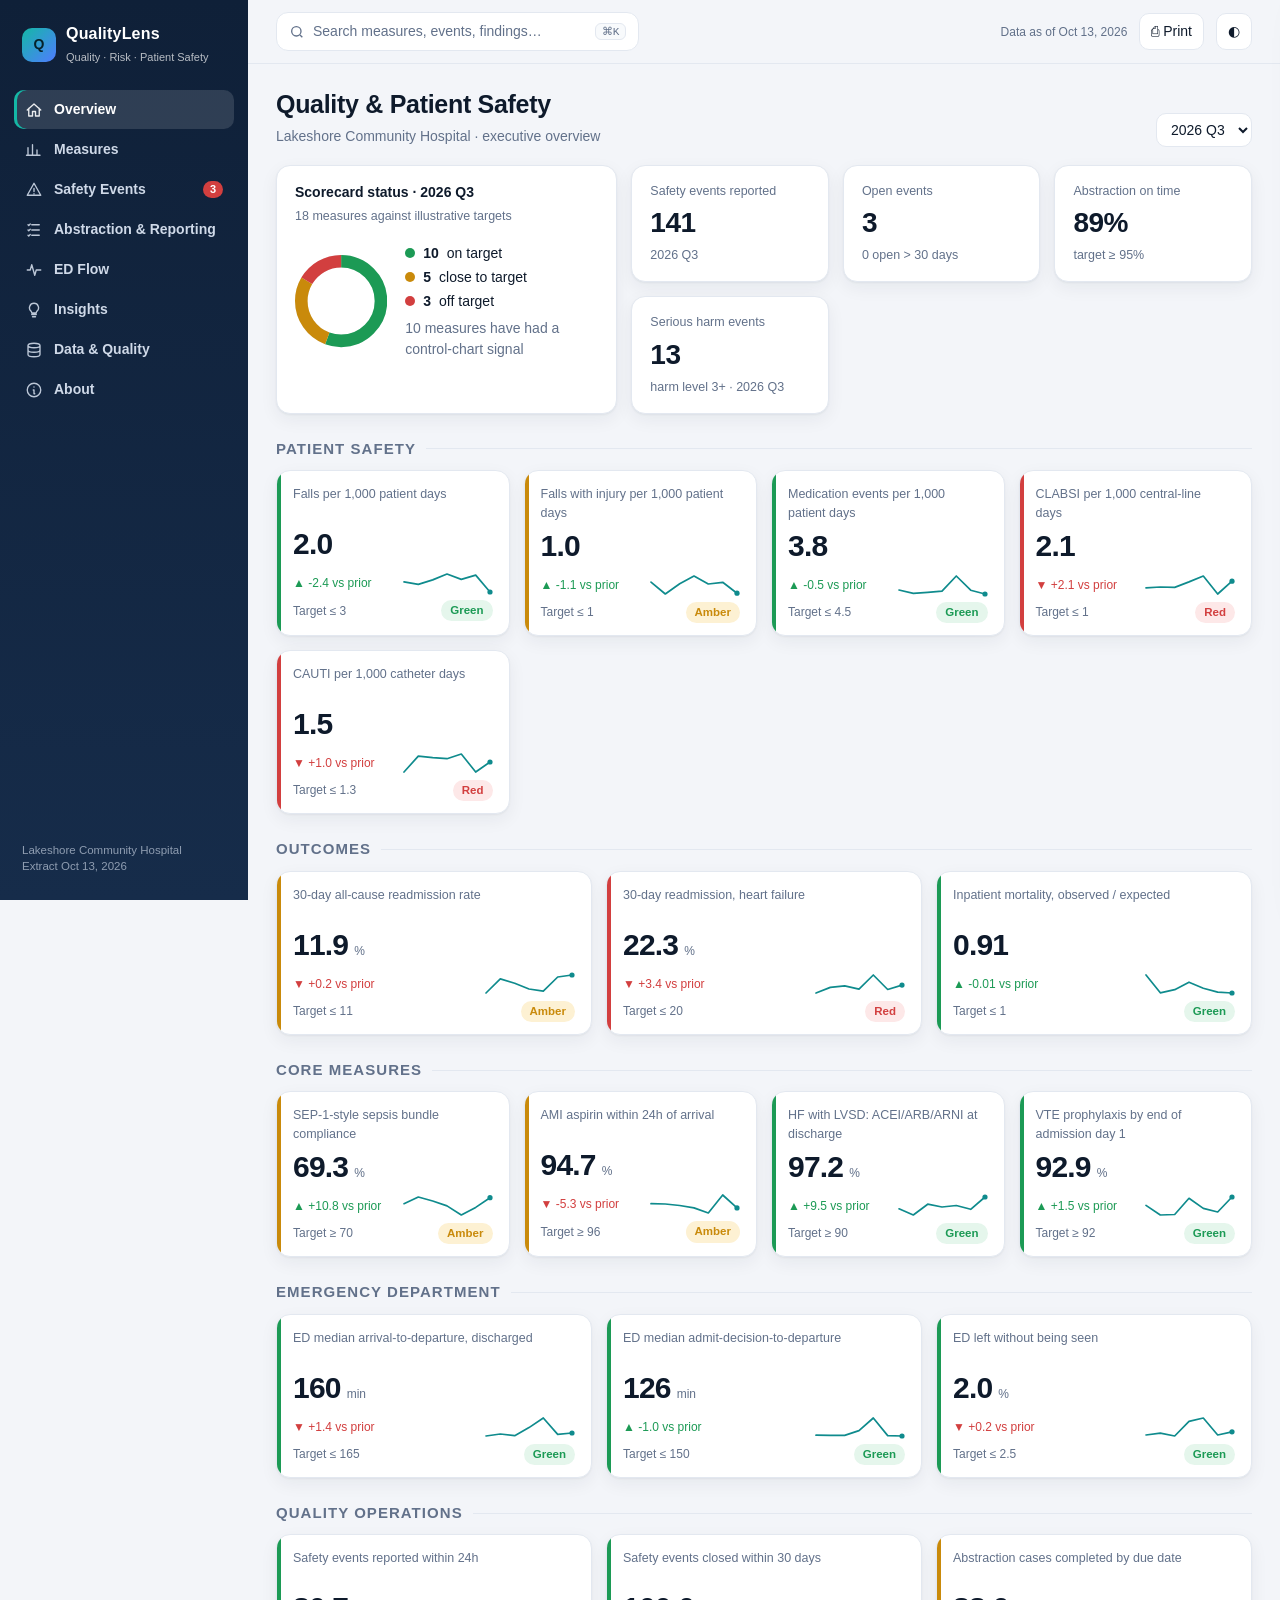
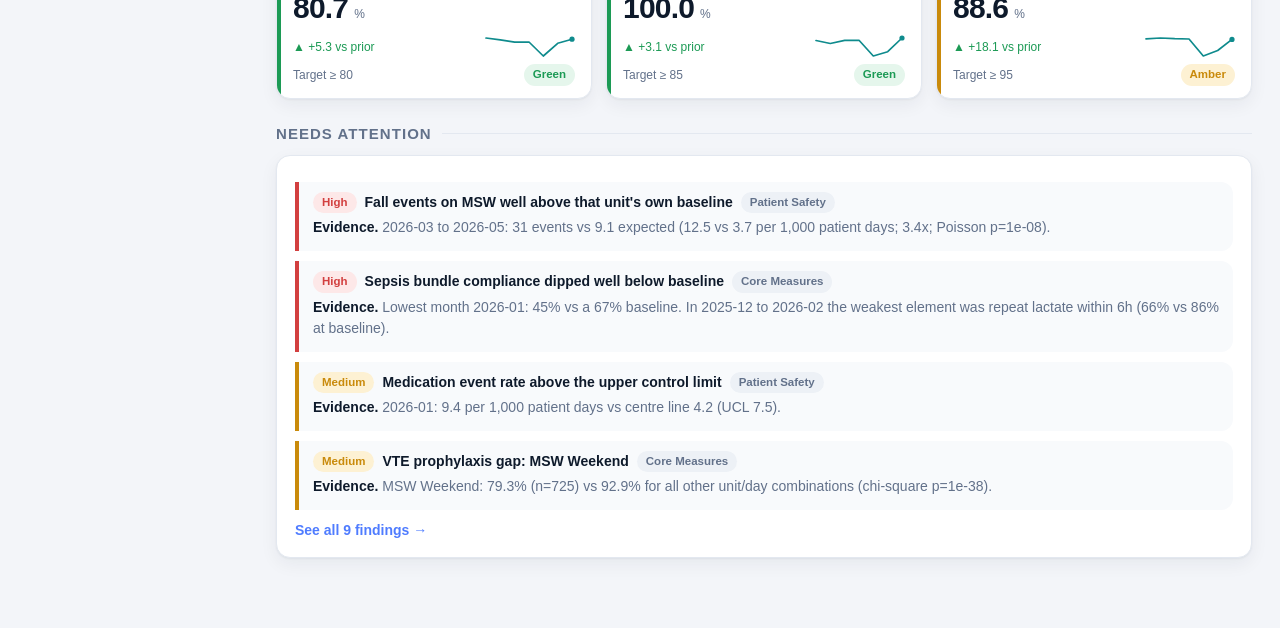
<file: app/index.html>
<!doctype html>
<html lang="en" data-theme="light">
<head>
<meta charset="utf-8">
<meta name="viewport" content="width=device-width,initial-scale=1">
<title>QualityLens · Quality &amp; Patient Safety</title>
<link rel="stylesheet" href="css/styles.css">
</head>
<body>
<div id="app" class="app"></div>
<script src="data.js"></script>
<script src="js/lib.js"></script>
<script src="js/app.js"></script>
</body>
</html>
</file>
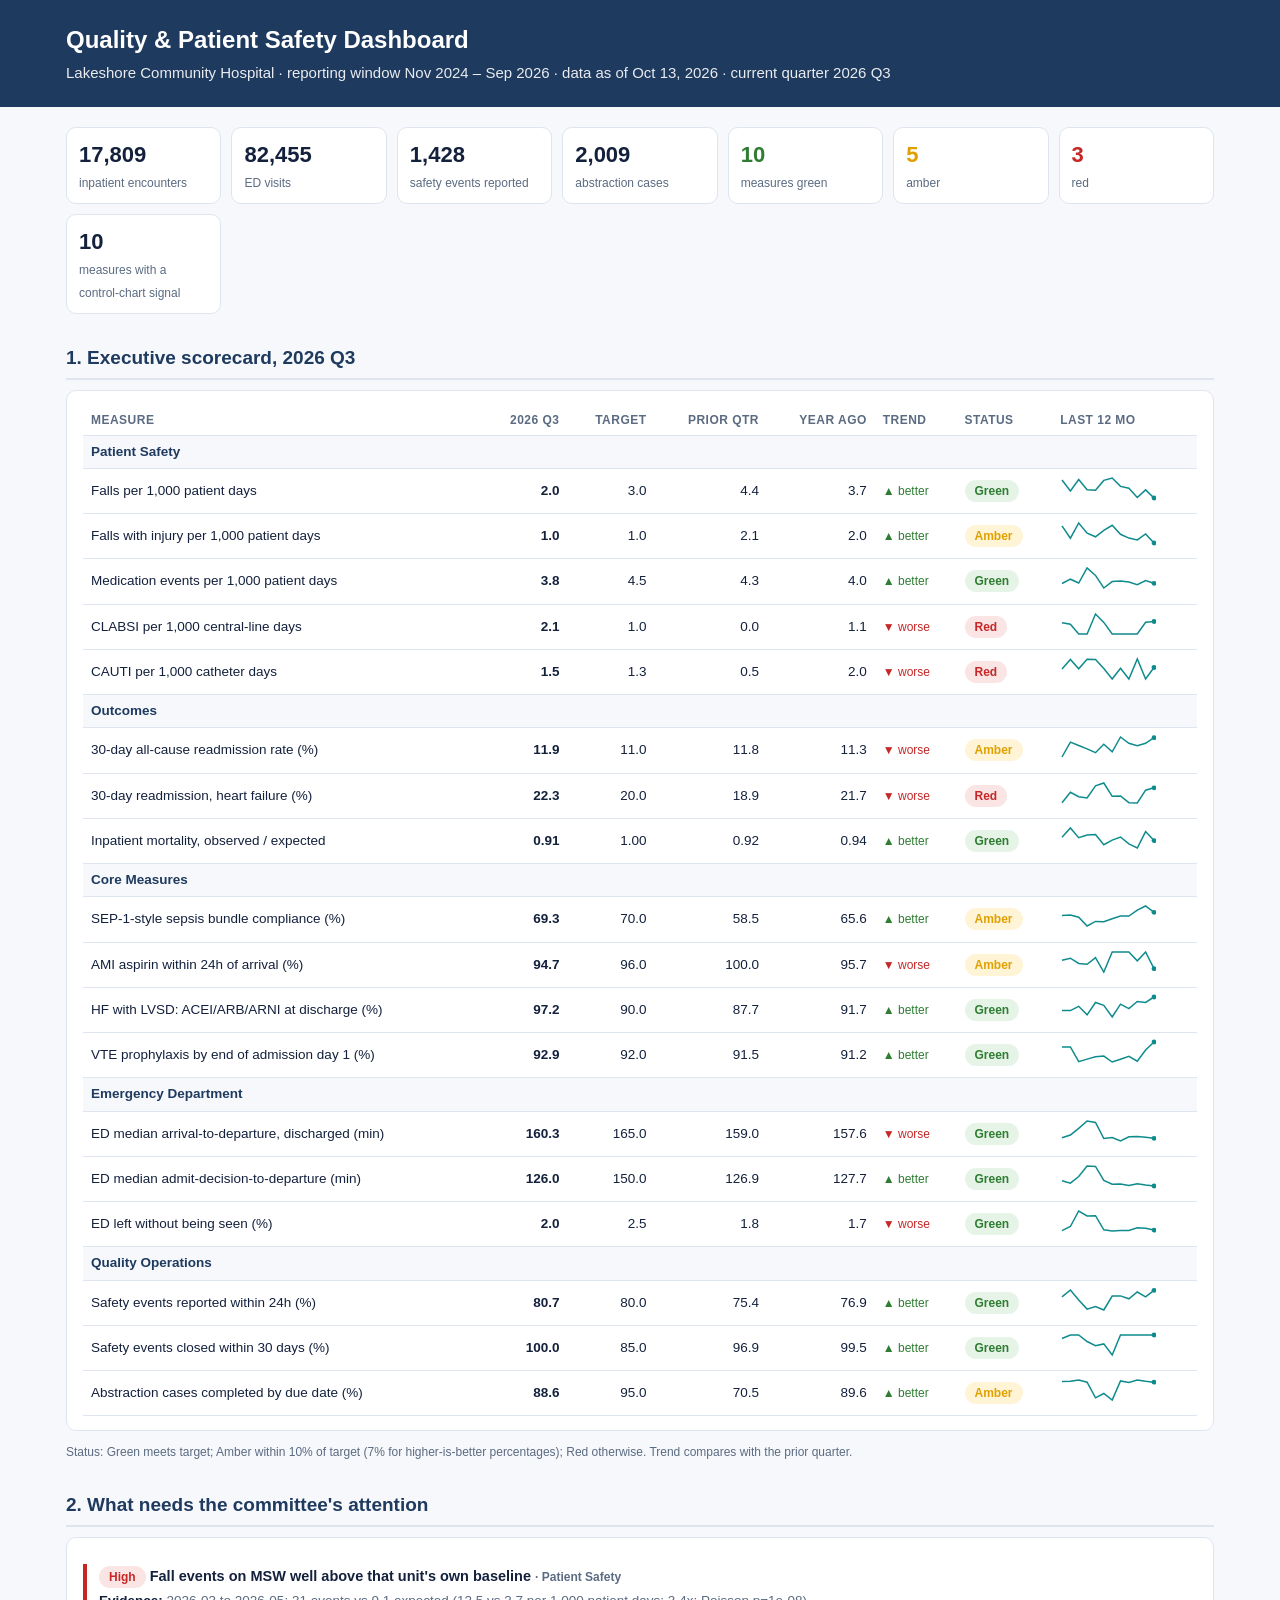
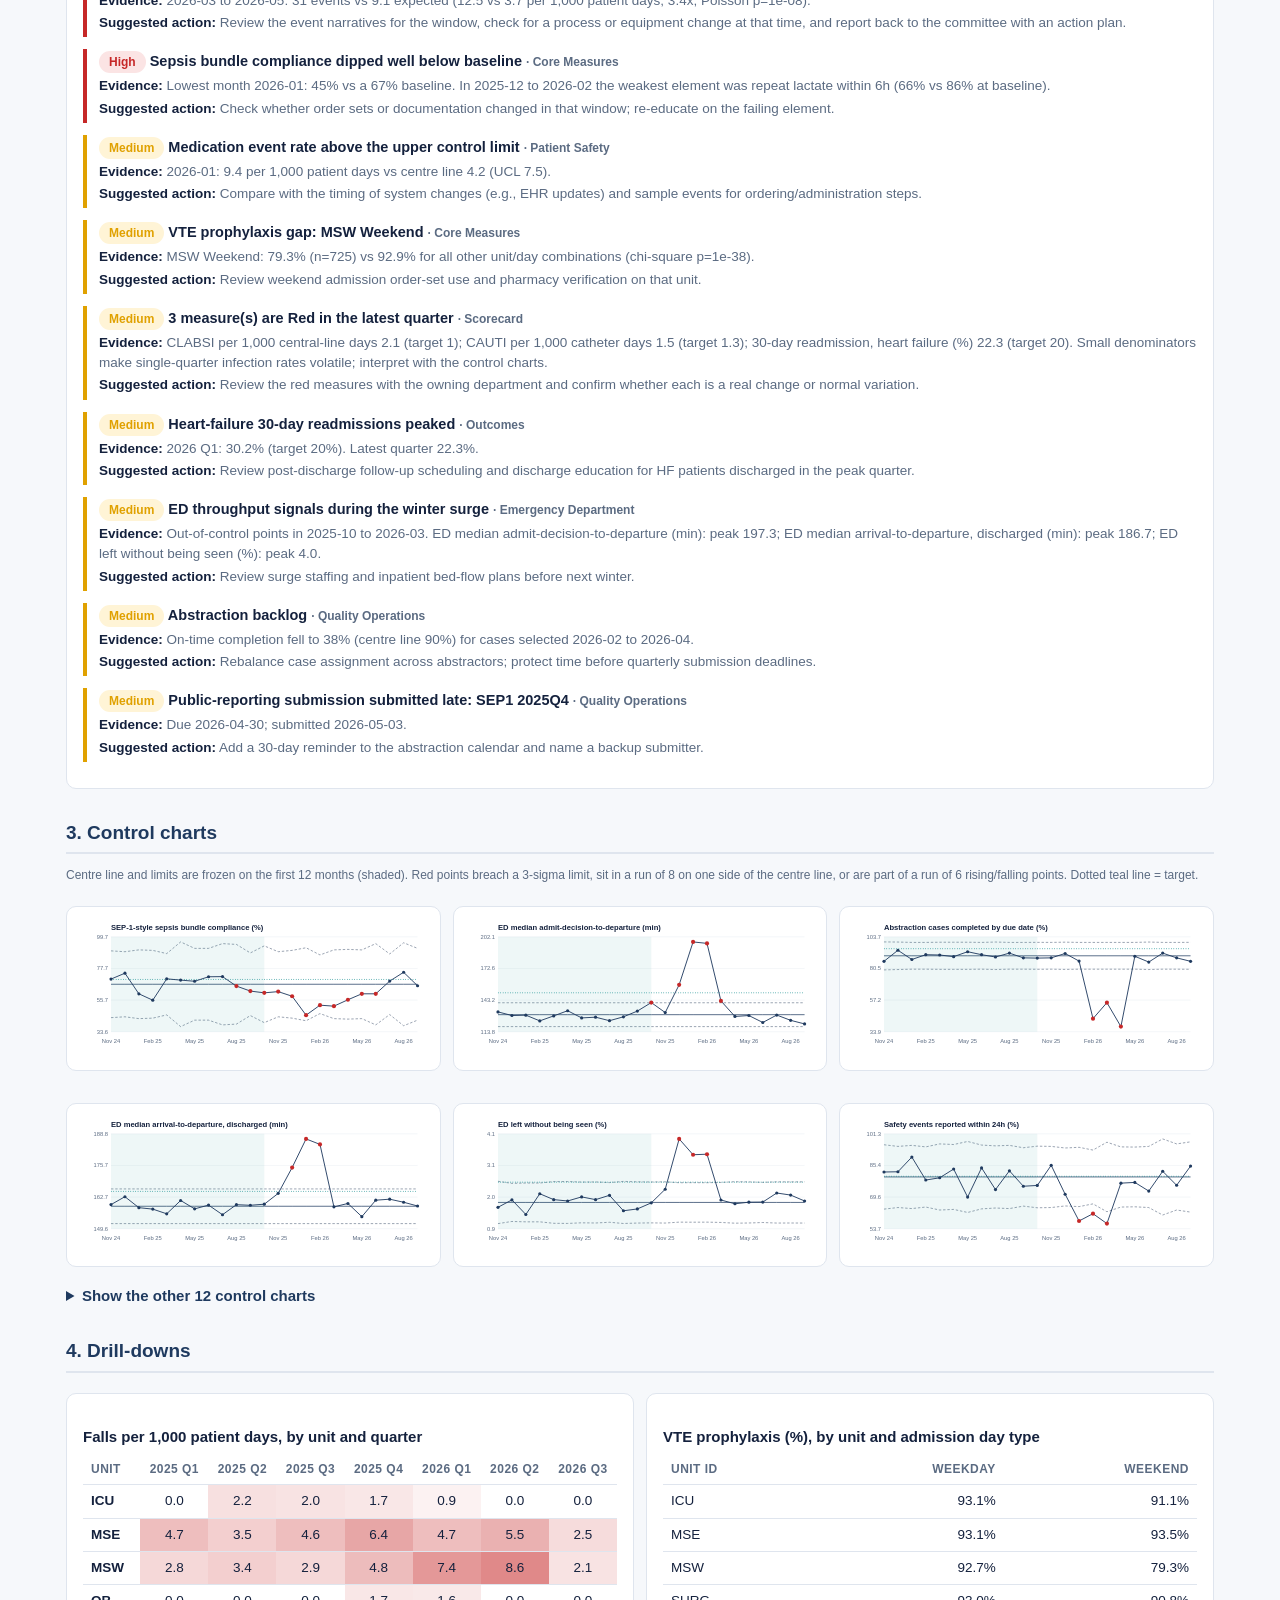
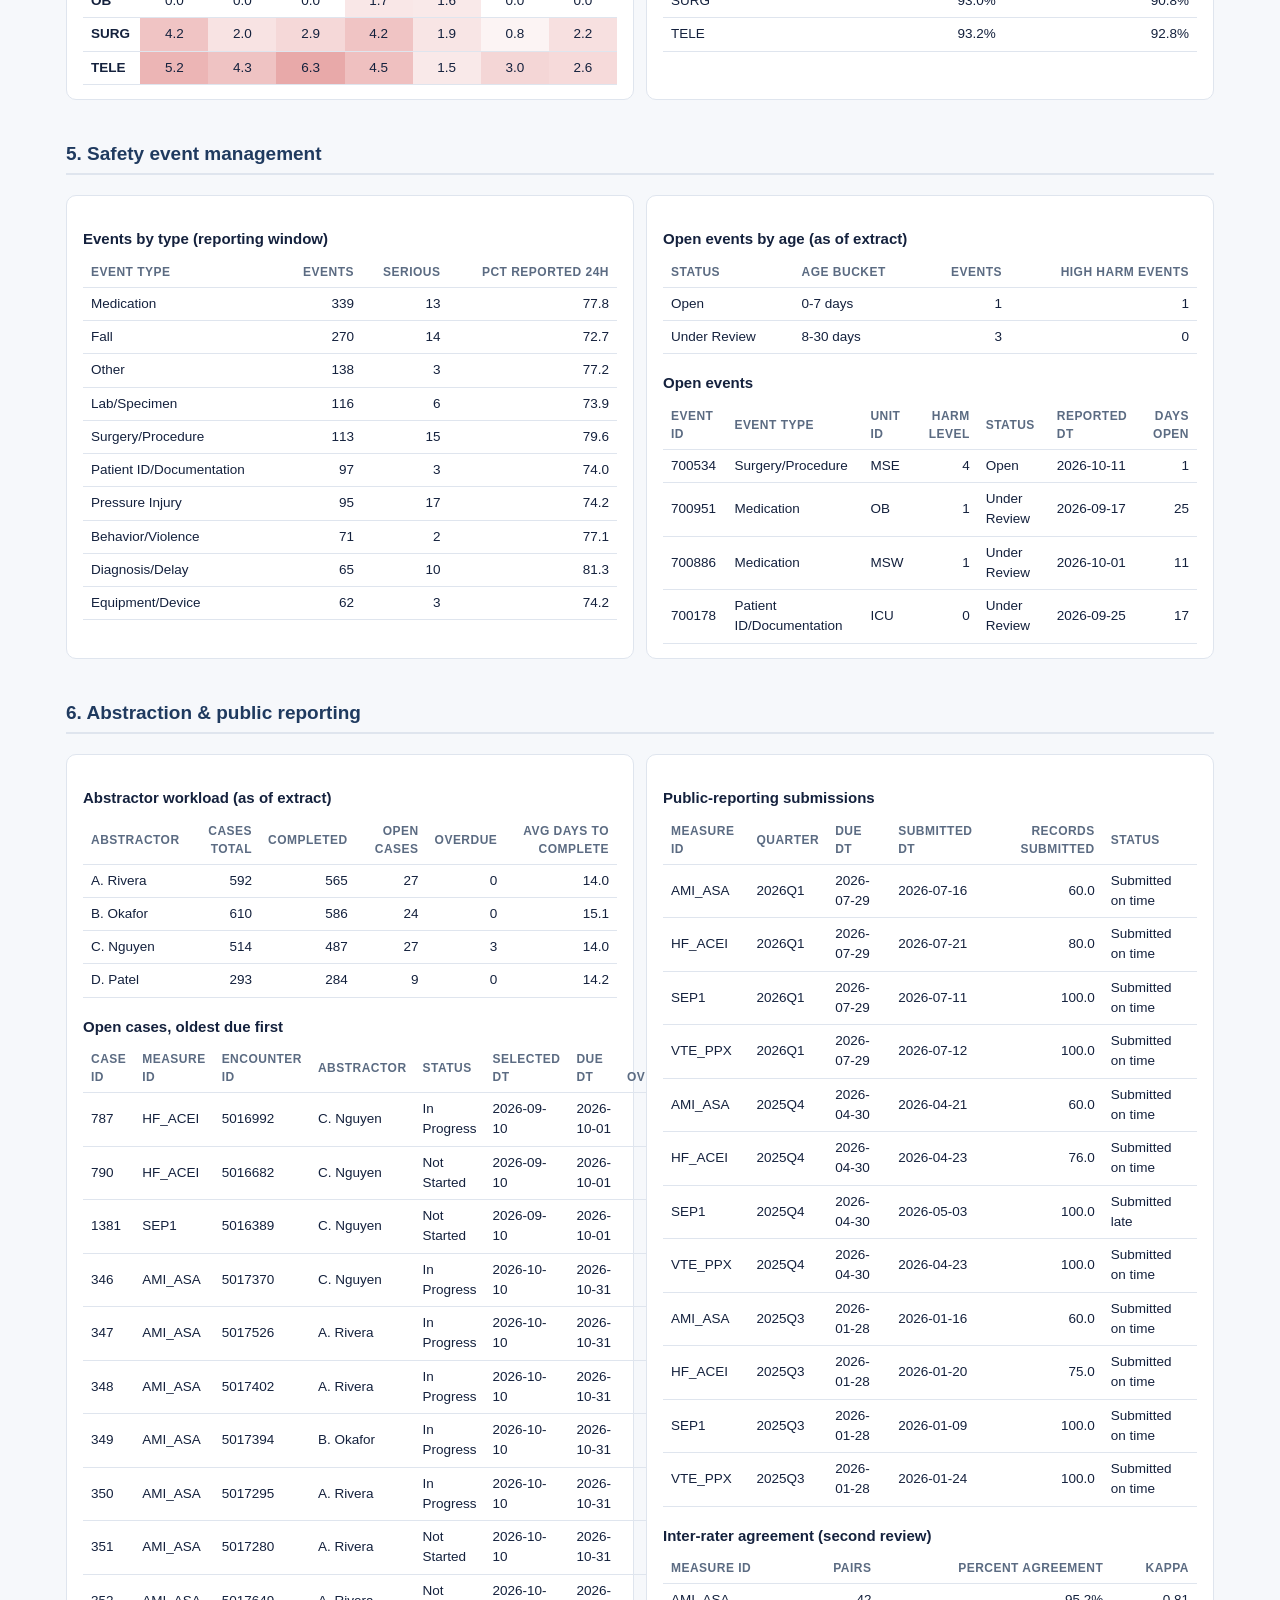
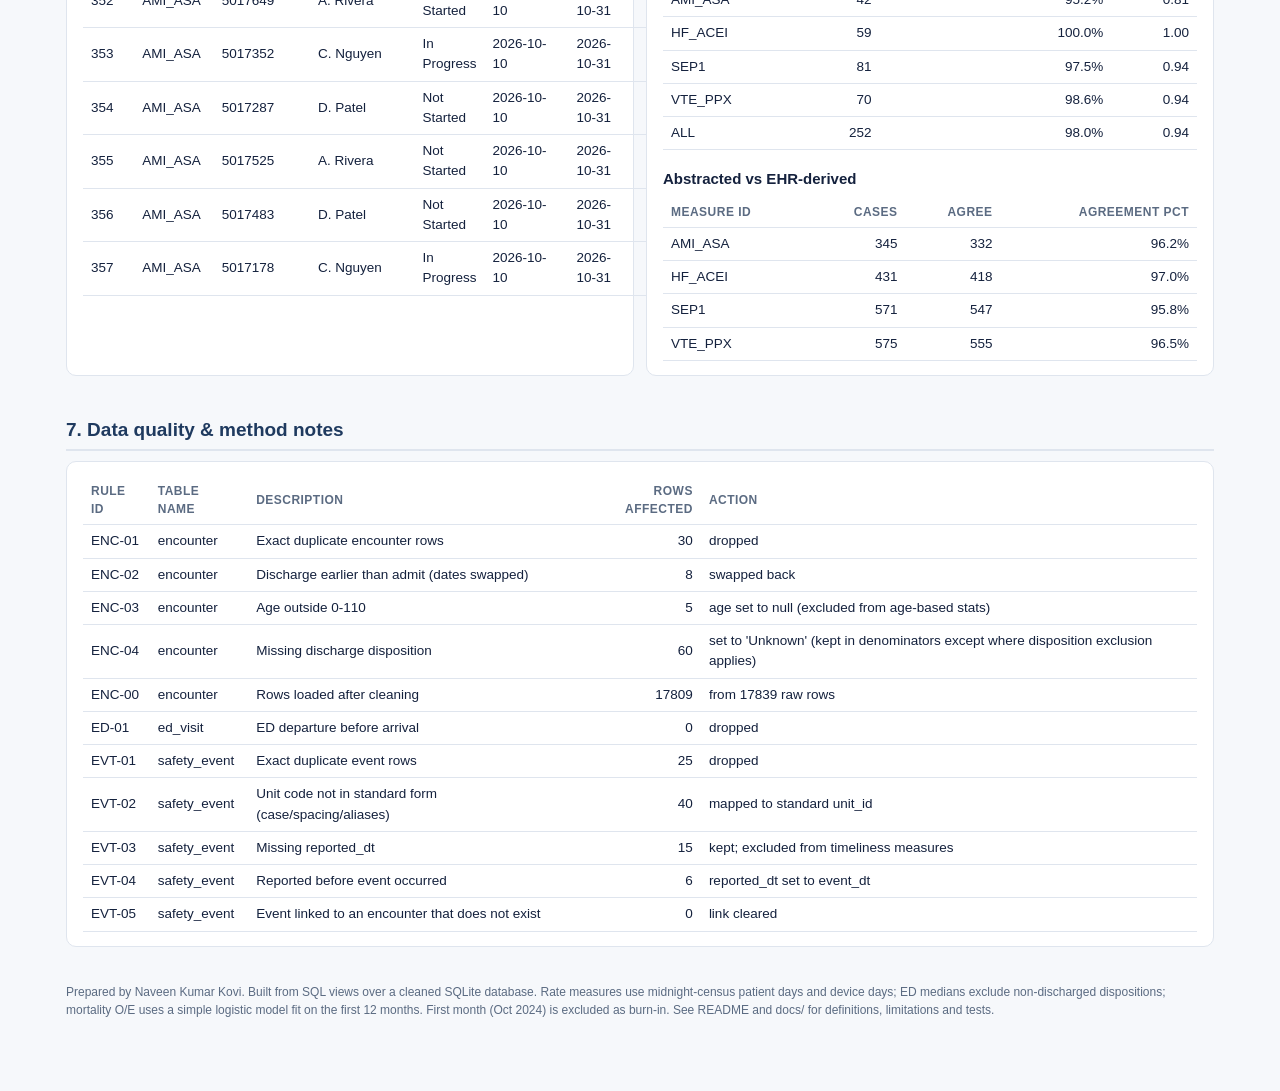
<file: outputs/dashboard.html>
<!doctype html><html lang="en"><head><meta charset="utf-8"><meta name="viewport" content="width=device-width,initial-scale=1">
<title>Quality &amp; Patient Safety Dashboard</title><style>
:root{--bg:#f6f8fb;--card:#fff;--ink:#14213d;--mut:#5b6b82;--line:#dfe5ee;--navy:#1f3a5f;--teal:#0f8b8d;
--g:#2e7d32;--a:#e0a100;--r:#c62828;--gbg:#e6f4e7;--abg:#fff4d6;--rbg:#fbe4e4}
@media (prefers-color-scheme:dark){:root{--bg:#0f1722;--card:#17212f;--ink:#e8eef7;--mut:#9fb0c6;--line:#2a3a50;--navy:#8fb4e8;--teal:#4cc3c5;
--gbg:#173a1d;--abg:#44370b;--rbg:#4a1b1b;--g:#72c776;--a:#f0c23a;--r:#ff8a80}}
*{box-sizing:border-box}body{margin:0;background:var(--bg);color:var(--ink);font:15px/1.5 -apple-system,Segoe UI,Roboto,Helvetica,Arial,sans-serif}
.wrap{max-width:1180px;margin:0 auto;padding:20px 16px 60px}
header{background:var(--navy);color:#fff;padding:22px 16px}header .wrap{padding:0 16px}
header h1{margin:0 0 4px;font-size:24px}header p{margin:0;opacity:.9}
.banner{background:var(--abg);border:1px solid var(--a);padding:8px 12px;border-radius:8px;margin:14px 0;font-size:13px}
h2{margin:30px 0 10px;font-size:19px;color:var(--navy);border-bottom:2px solid var(--line);padding-bottom:5px}
h3{margin:18px 0 6px;font-size:15px}
.card{background:var(--card);border:1px solid var(--line);border-radius:10px;padding:14px 16px;margin:10px 0}
table{border-collapse:collapse;width:100%;font-size:13.5px}th,td{padding:6px 8px;border-bottom:1px solid var(--line);text-align:left;vertical-align:middle}
th{font-size:12px;text-transform:uppercase;letter-spacing:.04em;color:var(--mut)}td.n,th.n{text-align:right;font-variant-numeric:tabular-nums}
.dom td{background:var(--bg);font-weight:700;color:var(--navy)}
.pill{display:inline-block;padding:2px 10px;border-radius:999px;font-size:12px;font-weight:700}
.Green{background:var(--gbg);color:var(--g)}.Amber{background:var(--abg);color:var(--a)}.Red{background:var(--rbg);color:var(--r)}
.High{background:var(--rbg);color:var(--r)}.Medium{background:var(--abg);color:var(--a)}.Low{background:var(--gbg);color:var(--g)}
.grid2{display:grid;grid-template-columns:repeat(auto-fit,minmax(340px,1fr));gap:12px}
.kpis{display:grid;grid-template-columns:repeat(auto-fit,minmax(150px,1fr));gap:10px}
.kpi{background:var(--card);border:1px solid var(--line);border-radius:10px;padding:10px 12px}.kpi b{display:block;font-size:22px}.kpi span{color:var(--mut);font-size:12px}
.spc{width:100%;height:auto}.spc .ct{font-size:12.5px;font-weight:700;fill:var(--ink)}.spc .ax{font-size:9.5px;fill:var(--mut)}
.spc .grid{stroke:var(--line);stroke-width:.6}.spc .lim{stroke:var(--mut);stroke-dasharray:4 3;fill:none;stroke-width:1}
.spc .cl{stroke:var(--navy);fill:none;stroke-width:1.2}.spc .tgt{stroke:var(--teal);stroke-dasharray:1 3;stroke-width:1.6}
.spc .line{fill:none;stroke:var(--navy);stroke-width:1.5}.spc .pt{fill:var(--navy)}.spc .pt.sig{fill:var(--r)}.spc .base{fill:var(--teal);opacity:.07}
.spark{width:96px;height:26px}.spark .sl{fill:none;stroke:var(--teal);stroke-width:1.5}.spark .sd{fill:var(--teal)}
.f{border-left:4px solid var(--line);padding:2px 0 2px 12px;margin:12px 0}.f.High{border-color:var(--r);background:none;color:inherit}.f.Medium{border-color:var(--a);background:none;color:inherit}
.f h4{margin:0 0 3px;font-size:14.5px}.f p{margin:2px 0;color:var(--mut);font-size:13.5px}.f p b{color:var(--ink)}
details{margin:8px 0}summary{cursor:pointer;font-weight:600;color:var(--navy)}
.heat{text-align:center}.small{font-size:12px;color:var(--mut)}
footer{margin-top:36px;font-size:12px;color:var(--mut)}
@media print{header{-webkit-print-color-adjust:exact;print-color-adjust:exact}.card,.kpi{break-inside:avoid}details{display:block}}
@media (max-width:640px){table{font-size:12.5px}.hide-sm{display:none}}
</style></head><body>
<header><div class="wrap"><h1>Quality &amp; Patient Safety Dashboard</h1>
<p>Lakeshore Community Hospital · reporting window Nov 2024 – Sep 2026 · data as of Oct 13, 2026 · current quarter 2026 Q3</p></div></header>
<div class="wrap">
<div class="kpis">
<div class="kpi"><b>17,809</b><span>inpatient encounters</span></div><div class="kpi"><b>82,455</b><span>ED visits</span></div>
<div class="kpi"><b>1,428</b><span>safety events reported</span></div><div class="kpi"><b>2,009</b><span>abstraction cases</span></div>
<div class="kpi"><b style="color:var(--g)">10</b><span>measures green</span></div><div class="kpi"><b style="color:var(--a)">5</b><span>amber</span></div>
<div class="kpi"><b style="color:var(--r)">3</b><span>red</span></div><div class="kpi"><b>10</b><span>measures with a control-chart signal</span></div></div>

<h2>1. Executive scorecard, 2026 Q3</h2><div class="card"><table><thead><tr><th>Measure</th><th class="n">2026 Q3</th><th class="n">Target</th><th class="n hide-sm">Prior qtr</th><th class="n hide-sm">Year ago</th><th>Trend</th><th>Status</th><th class="hide-sm">Last 12 mo</th></tr></thead><tbody><tr class="dom"><td colspan="8">Patient Safety</td></tr><tr><td>Falls per 1,000 patient days</td><td class="n"><b>2.0</b></td><td class="n">3.0</td><td class="n hide-sm">4.4</td><td class="n hide-sm">3.7</td><td><span class="small" style="color:var(--g)">▲ better</span></td><td><span class="pill Green">Green</span></td><td class="hide-sm"><svg viewBox="0 0 96 26" class="spark" aria-hidden="true"><polyline points="2.0,5.0 10.4,16.0 18.7,4.5 27.1,14.8 35.5,15.3 43.8,5.4 52.2,3.0 60.5,11.4 68.9,13.2 77.3,22.5 85.6,14.9 94.0,23.0" class="sl"/><circle cx="94.0" cy="23.0" r="2.4" class="sd"/></svg></td></tr><tr><td>Falls with injury per 1,000 patient days</td><td class="n"><b>1.0</b></td><td class="n">1.0</td><td class="n hide-sm">2.1</td><td class="n hide-sm">2.0</td><td><span class="small" style="color:var(--g)">▲ better</span></td><td><span class="pill Amber">Amber</span></td><td class="hide-sm"><svg viewBox="0 0 96 26" class="spark" aria-hidden="true"><polyline points="2.0,5.8 10.4,18.2 18.7,3.0 27.1,13.2 35.5,16.8 43.8,10.4 52.2,5.3 60.5,14.3 68.9,18.1 77.3,19.9 85.6,13.9 94.0,23.0" class="sl"/><circle cx="94.0" cy="23.0" r="2.4" class="sd"/></svg></td></tr><tr><td>Medication events per 1,000 patient days</td><td class="n"><b>3.8</b></td><td class="n">4.5</td><td class="n hide-sm">4.3</td><td class="n hide-sm">4.0</td><td><span class="small" style="color:var(--g)">▲ better</span></td><td><span class="pill Green">Green</span></td><td class="hide-sm"><svg viewBox="0 0 96 26" class="spark" aria-hidden="true"><polyline points="2.0,18.5 10.4,14.2 18.7,18.0 27.1,3.0 35.5,10.4 43.8,23.0 52.2,16.6 60.5,16.0 68.9,17.1 77.3,19.6 85.6,15.5 94.0,18.3" class="sl"/><circle cx="94.0" cy="18.3" r="2.4" class="sd"/></svg></td></tr><tr><td>CLABSI per 1,000 central-line days</td><td class="n"><b>2.1</b></td><td class="n">1.0</td><td class="n hide-sm">0.0</td><td class="n hide-sm">1.1</td><td><span class="small" style="color:var(--r)">▼ worse</span></td><td><span class="pill Red">Red</span></td><td class="hide-sm"><svg viewBox="0 0 96 26" class="spark" aria-hidden="true"><polyline points="2.0,11.8 10.4,13.2 18.7,23.0 27.1,23.0 35.5,3.0 43.8,11.4 52.2,23.0 60.5,23.0 68.9,23.0 77.3,23.0 85.6,11.2 94.0,10.5" class="sl"/><circle cx="94.0" cy="10.5" r="2.4" class="sd"/></svg></td></tr><tr><td>CAUTI per 1,000 catheter days</td><td class="n"><b>1.5</b></td><td class="n">1.3</td><td class="n hide-sm">0.5</td><td class="n hide-sm">2.0</td><td><span class="small" style="color:var(--r)">▼ worse</span></td><td><span class="pill Red">Red</span></td><td class="hide-sm"><svg viewBox="0 0 96 26" class="spark" aria-hidden="true"><polyline points="2.0,13.1 10.4,3.4 18.7,12.8 27.1,3.2 35.5,3.5 43.8,12.6 52.2,23.0 60.5,12.2 68.9,23.0 77.3,3.0 85.6,23.0 94.0,11.5" class="sl"/><circle cx="94.0" cy="11.5" r="2.4" class="sd"/></svg></td></tr><tr class="dom"><td colspan="8">Outcomes</td></tr><tr><td>30-day all-cause readmission rate (%)</td><td class="n"><b>11.9</b></td><td class="n">11.0</td><td class="n hide-sm">11.8</td><td class="n hide-sm">11.3</td><td><span class="small" style="color:var(--r)">▼ worse</span></td><td><span class="pill Amber">Amber</span></td><td class="hide-sm"><svg viewBox="0 0 96 26" class="spark" aria-hidden="true"><polyline points="2.0,23.0 10.4,8.1 18.7,11.5 27.1,14.9 35.5,18.7 43.8,10.3 52.2,17.8 60.5,3.0 68.9,9.3 77.3,11.6 85.6,9.3 94.0,3.7" class="sl"/><circle cx="94.0" cy="3.7" r="2.4" class="sd"/></svg></td></tr><tr><td>30-day readmission, heart failure (%)</td><td class="n"><b>22.3</b></td><td class="n">20.0</td><td class="n hide-sm">18.9</td><td class="n hide-sm">21.7</td><td><span class="small" style="color:var(--r)">▼ worse</span></td><td><span class="pill Red">Red</span></td><td class="hide-sm"><svg viewBox="0 0 96 26" class="spark" aria-hidden="true"><polyline points="2.0,22.7 10.4,12.3 18.7,16.7 27.1,18.0 35.5,5.9 43.8,3.0 52.2,16.3 60.5,16.0 68.9,22.7 77.3,23.0 85.6,10.2 94.0,7.8" class="sl"/><circle cx="94.0" cy="7.8" r="2.4" class="sd"/></svg></td></tr><tr><td>Inpatient mortality, observed / expected</td><td class="n"><b>0.91</b></td><td class="n">1.00</td><td class="n hide-sm">0.92</td><td class="n hide-sm">0.94</td><td><span class="small" style="color:var(--g)">▲ better</span></td><td><span class="pill Green">Green</span></td><td class="hide-sm"><svg viewBox="0 0 96 26" class="spark" aria-hidden="true"><polyline points="2.0,12.3 10.4,3.0 18.7,12.7 27.1,10.1 35.5,9.6 43.8,19.7 52.2,15.1 60.5,12.0 68.9,18.9 77.3,23.0 85.6,6.6 94.0,15.6" class="sl"/><circle cx="94.0" cy="15.6" r="2.4" class="sd"/></svg></td></tr><tr class="dom"><td colspan="8">Core Measures</td></tr><tr><td>SEP-1-style sepsis bundle compliance (%)</td><td class="n"><b>69.3</b></td><td class="n">70.0</td><td class="n hide-sm">58.5</td><td class="n hide-sm">65.6</td><td><span class="small" style="color:var(--g)">▲ better</span></td><td><span class="pill Amber">Amber</span></td><td class="hide-sm"><svg viewBox="0 0 96 26" class="spark" aria-hidden="true"><polyline points="2.0,12.6 10.4,12.0 18.7,14.2 27.1,23.0 35.5,18.4 43.8,18.8 52.2,15.8 60.5,13.1 68.9,13.1 77.3,7.1 85.6,3.0 94.0,9.3" class="sl"/><circle cx="94.0" cy="9.3" r="2.4" class="sd"/></svg></td></tr><tr><td>AMI aspirin within 24h of arrival (%)</td><td class="n"><b>94.7</b></td><td class="n">96.0</td><td class="n hide-sm">100.0</td><td class="n hide-sm">95.7</td><td><span class="small" style="color:var(--r)">▼ worse</span></td><td><span class="pill Amber">Amber</span></td><td class="hide-sm"><svg viewBox="0 0 96 26" class="spark" aria-hidden="true"><polyline points="2.0,11.3 10.4,9.2 18.7,14.5 27.1,15.3 35.5,8.6 43.8,23.0 52.2,3.0 60.5,3.0 68.9,3.0 77.3,11.8 85.6,3.0 94.0,19.7" class="sl"/><circle cx="94.0" cy="19.7" r="2.4" class="sd"/></svg></td></tr><tr><td>HF with LVSD: ACEI/ARB/ARNI at discharge (%)</td><td class="n"><b>97.2</b></td><td class="n">90.0</td><td class="n hide-sm">87.7</td><td class="n hide-sm">91.7</td><td><span class="small" style="color:var(--g)">▲ better</span></td><td><span class="pill Green">Green</span></td><td class="hide-sm"><svg viewBox="0 0 96 26" class="spark" aria-hidden="true"><polyline points="2.0,16.6 10.4,16.6 18.7,12.3 27.1,20.8 35.5,8.5 43.8,11.3 52.2,23.0 60.5,10.2 68.9,14.6 77.3,7.5 85.6,8.5 94.0,3.0" class="sl"/><circle cx="94.0" cy="3.0" r="2.4" class="sd"/></svg></td></tr><tr><td>VTE prophylaxis by end of admission day 1 (%)</td><td class="n"><b>92.9</b></td><td class="n">92.0</td><td class="n hide-sm">91.5</td><td class="n hide-sm">91.2</td><td><span class="small" style="color:var(--g)">▲ better</span></td><td><span class="pill Green">Green</span></td><td class="hide-sm"><svg viewBox="0 0 96 26" class="spark" aria-hidden="true"><polyline points="2.0,8.0 10.4,8.0 18.7,22.7 27.1,20.1 35.5,17.8 43.8,17.1 52.2,23.0 60.5,20.2 68.9,17.4 77.3,22.2 85.6,11.0 94.0,3.0" class="sl"/><circle cx="94.0" cy="3.0" r="2.4" class="sd"/></svg></td></tr><tr class="dom"><td colspan="8">Emergency Department</td></tr><tr><td>ED median arrival-to-departure, discharged (min)</td><td class="n"><b>160.3</b></td><td class="n">165.0</td><td class="n hide-sm">159.0</td><td class="n hide-sm">157.6</td><td><span class="small" style="color:var(--r)">▼ worse</span></td><td><span class="pill Green">Green</span></td><td class="hide-sm"><svg viewBox="0 0 96 26" class="spark" aria-hidden="true"><polyline points="2.0,19.8 10.4,17.0 18.7,10.4 27.1,3.0 35.5,4.4 43.8,20.5 52.2,19.6 60.5,23.0 68.9,18.8 77.3,18.5 85.6,19.3 94.0,20.3" class="sl"/><circle cx="94.0" cy="20.3" r="2.4" class="sd"/></svg></td></tr><tr><td>ED median admit-decision-to-departure (min)</td><td class="n"><b>126.0</b></td><td class="n">150.0</td><td class="n hide-sm">126.9</td><td class="n hide-sm">127.7</td><td><span class="small" style="color:var(--g)">▲ better</span></td><td><span class="pill Green">Green</span></td><td class="hide-sm"><svg viewBox="0 0 96 26" class="spark" aria-hidden="true"><polyline points="2.0,17.8 10.4,20.2 18.7,13.5 27.1,3.0 35.5,3.4 43.8,17.4 52.2,21.2 60.5,21.0 68.9,22.6 77.3,20.8 85.6,22.1 94.0,23.0" class="sl"/><circle cx="94.0" cy="23.0" r="2.4" class="sd"/></svg></td></tr><tr><td>ED left without being seen (%)</td><td class="n"><b>2.0</b></td><td class="n">2.5</td><td class="n hide-sm">1.8</td><td class="n hide-sm">1.7</td><td><span class="small" style="color:var(--r)">▼ worse</span></td><td><span class="pill Green">Green</span></td><td class="hide-sm"><svg viewBox="0 0 96 26" class="spark" aria-hidden="true"><polyline points="2.0,22.7 10.4,18.5 18.7,3.0 27.1,7.9 35.5,7.7 43.8,21.8 52.2,23.0 60.5,22.5 68.9,22.5 77.3,19.7 85.6,20.3 94.0,22.1" class="sl"/><circle cx="94.0" cy="22.1" r="2.4" class="sd"/></svg></td></tr><tr class="dom"><td colspan="8">Quality Operations</td></tr><tr><td>Safety events reported within 24h (%)</td><td class="n"><b>80.7</b></td><td class="n">80.0</td><td class="n hide-sm">75.4</td><td class="n hide-sm">76.9</td><td><span class="small" style="color:var(--g)">▲ better</span></td><td><span class="pill Green">Green</span></td><td class="hide-sm"><svg viewBox="0 0 96 26" class="spark" aria-hidden="true"><polyline points="2.0,9.9 10.4,3.0 18.7,12.9 27.1,22.1 35.5,19.6 43.8,23.0 52.2,9.1 60.5,8.9 68.9,11.8 77.3,5.0 85.6,9.8 94.0,3.3" class="sl"/><circle cx="94.0" cy="3.3" r="2.4" class="sd"/></svg></td></tr><tr><td>Safety events closed within 30 days (%)</td><td class="n"><b>100.0</b></td><td class="n">85.0</td><td class="n hide-sm">96.9</td><td class="n hide-sm">99.5</td><td><span class="small" style="color:var(--g)">▲ better</span></td><td><span class="pill Green">Green</span></td><td class="hide-sm"><svg viewBox="0 0 96 26" class="spark" aria-hidden="true"><polyline points="2.0,6.5 10.4,3.0 18.7,3.0 27.1,9.5 35.5,13.7 43.8,11.9 52.2,23.0 60.5,3.0 68.9,3.0 77.3,3.0 85.6,3.0 94.0,3.0" class="sl"/><circle cx="94.0" cy="3.0" r="2.4" class="sd"/></svg></td></tr><tr><td>Abstraction cases completed by due date (%)</td><td class="n"><b>88.6</b></td><td class="n">95.0</td><td class="n hide-sm">70.5</td><td class="n hide-sm">89.6</td><td><span class="small" style="color:var(--g)">▲ better</span></td><td><span class="pill Amber">Amber</span></td><td class="hide-sm"><svg viewBox="0 0 96 26" class="spark" aria-hidden="true"><polyline points="2.0,4.4 10.4,4.3 18.7,3.1 27.1,5.2 35.5,20.8 43.8,16.5 52.2,23.0 60.5,3.9 68.9,5.4 77.3,3.0 85.6,4.3 94.0,5.2" class="sl"/><circle cx="94.0" cy="5.2" r="2.4" class="sd"/></svg></td></tr></tbody></table></div>
<p class="small">Status: Green meets target; Amber within 10% of target (7% for higher-is-better percentages); Red otherwise. Trend compares with the prior quarter.</p>

<h2>2. What needs the committee's attention</h2><div class="card"><div class="f High"><h4><span class="pill High">High</span> Fall events on MSW well above that unit&#x27;s own baseline <span class="small">· Patient Safety</span></h4><p><b>Evidence:</b> 2026-03 to 2026-05: 31 events vs 9.1 expected (12.5 vs 3.7 per 1,000 patient days; 3.4x; Poisson p=1e-08).</p><p><b>Suggested action:</b> Review the event narratives for the window, check for a process or equipment change at that time, and report back to the committee with an action plan.</p></div><div class="f High"><h4><span class="pill High">High</span> Sepsis bundle compliance dipped well below baseline <span class="small">· Core Measures</span></h4><p><b>Evidence:</b> Lowest month 2026-01: 45% vs a 67% baseline. In 2025-12 to 2026-02 the weakest element was repeat lactate within 6h (66% vs 86% at baseline).</p><p><b>Suggested action:</b> Check whether order sets or documentation changed in that window; re-educate on the failing element.</p></div><div class="f Medium"><h4><span class="pill Medium">Medium</span> Medication event rate above the upper control limit <span class="small">· Patient Safety</span></h4><p><b>Evidence:</b> 2026-01: 9.4 per 1,000 patient days vs centre line 4.2 (UCL 7.5).</p><p><b>Suggested action:</b> Compare with the timing of system changes (e.g., EHR updates) and sample events for ordering/administration steps.</p></div><div class="f Medium"><h4><span class="pill Medium">Medium</span> VTE prophylaxis gap: MSW Weekend <span class="small">· Core Measures</span></h4><p><b>Evidence:</b> MSW Weekend: 79.3% (n=725) vs 92.9% for all other unit/day combinations (chi-square p=1e-38).</p><p><b>Suggested action:</b> Review weekend admission order-set use and pharmacy verification on that unit.</p></div><div class="f Medium"><h4><span class="pill Medium">Medium</span> 3 measure(s) are Red in the latest quarter <span class="small">· Scorecard</span></h4><p><b>Evidence:</b> CLABSI per 1,000 central-line days 2.1 (target 1); CAUTI per 1,000 catheter days 1.5 (target 1.3); 30-day readmission, heart failure (%) 22.3 (target 20). Small denominators make single-quarter infection rates volatile; interpret with the control charts.</p><p><b>Suggested action:</b> Review the red measures with the owning department and confirm whether each is a real change or normal variation.</p></div><div class="f Medium"><h4><span class="pill Medium">Medium</span> Heart-failure 30-day readmissions peaked <span class="small">· Outcomes</span></h4><p><b>Evidence:</b> 2026 Q1: 30.2% (target 20%). Latest quarter 22.3%.</p><p><b>Suggested action:</b> Review post-discharge follow-up scheduling and discharge education for HF patients discharged in the peak quarter.</p></div><div class="f Medium"><h4><span class="pill Medium">Medium</span> ED throughput signals during the winter surge <span class="small">· Emergency Department</span></h4><p><b>Evidence:</b> Out-of-control points in 2025-10 to 2026-03. ED median admit-decision-to-departure (min): peak 197.3; ED median arrival-to-departure, discharged (min): peak 186.7; ED left without being seen (%): peak 4.0.</p><p><b>Suggested action:</b> Review surge staffing and inpatient bed-flow plans before next winter.</p></div><div class="f Medium"><h4><span class="pill Medium">Medium</span> Abstraction backlog <span class="small">· Quality Operations</span></h4><p><b>Evidence:</b> On-time completion fell to 38% (centre line 90%) for cases selected 2026-02 to 2026-04.</p><p><b>Suggested action:</b> Rebalance case assignment across abstractors; protect time before quarterly submission deadlines.</p></div><div class="f Medium"><h4><span class="pill Medium">Medium</span> Public-reporting submission submitted late: SEP1 2025Q4 <span class="small">· Quality Operations</span></h4><p><b>Evidence:</b> Due 2026-04-30; submitted 2026-05-03.</p><p><b>Suggested action:</b> Add a 30-day reminder to the abstraction calendar and name a backup submitter.</p></div></div>

<h2>3. Control charts</h2>
<p class="small">Centre line and limits are frozen on the first 12 months (shaded). Red points breach a 3-sigma limit, sit in a run of 8 on one side of the centre line, or are part of a run of 6 rising/falling points. Dotted teal line = target.</p>
<div class="grid2"><div class="card"><svg viewBox="0 0 560 210" role="img" aria-label="SEP-1-style sepsis bundle compliance (%)" class="spc"><text x="46" y="15" class="ct">SEP-1-style sepsis bundle compliance (%)</text><line x1="46" x2="550" y1="182.0" y2="182.0" class="grid"/><text x="41" y="185.0" class="ax" text-anchor="end">33.6</text><line x1="46" x2="550" y1="130.0" y2="130.0" class="grid"/><text x="41" y="133.0" class="ax" text-anchor="end">55.7</text><line x1="46" x2="550" y1="78.0" y2="78.0" class="grid"/><text x="41" y="81.0" class="ax" text-anchor="end">77.7</text><line x1="46" x2="550" y1="26.0" y2="26.0" class="grid"/><text x="41" y="29.0" class="ax" text-anchor="end">99.7</text><text x="46.0" y="200" class="ax" text-anchor="middle">Nov 24</text><text x="114.7" y="200" class="ax" text-anchor="middle">Feb 25</text><text x="183.5" y="200" class="ax" text-anchor="middle">May 25</text><text x="252.2" y="200" class="ax" text-anchor="middle">Aug 25</text><text x="320.9" y="200" class="ax" text-anchor="middle">Nov 25</text><text x="389.6" y="200" class="ax" text-anchor="middle">Feb 26</text><text x="458.4" y="200" class="ax" text-anchor="middle">May 26</text><text x="527.1" y="200" class="ax" text-anchor="middle">Aug 26</text><polyline points="46.0,49.1 68.9,50.5 91.8,47.5 114.7,48.3 137.6,53.6 160.5,34.4 183.5,45.0 206.4,45.0 229.3,37.2 252.2,38.5 275.1,52.5 298.0,40.9 320.9,50.5 343.8,48.3 366.7,44.0 389.6,55.8 412.5,47.5 435.5,46.7 458.4,47.5 481.3,37.2 504.2,54.2 527.1,35.8 550.0,45.0" class="lim"/><polyline points="46.0,158.9 68.9,157.5 91.8,160.5 114.7,159.7 137.6,154.4 160.5,173.6 183.5,163.0 206.4,163.0 229.3,170.8 252.2,169.5 275.1,155.5 298.0,167.1 320.9,157.5 343.8,159.7 366.7,164.0 389.6,152.2 412.5,160.5 435.5,161.3 458.4,160.5 481.3,170.8 504.2,153.8 527.1,172.2 550.0,163.0" class="lim"/><polyline points="46.0,104.0 68.9,104.0 91.8,104.0 114.7,104.0 137.6,104.0 160.5,104.0 183.5,104.0 206.4,104.0 229.3,104.0 252.2,104.0 275.1,104.0 298.0,104.0 320.9,104.0 343.8,104.0 366.7,104.0 389.6,104.0 412.5,104.0 435.5,104.0 458.4,104.0 481.3,104.0 504.2,104.0 527.1,104.0 550.0,104.0" class="cl"/><line x1="46" x2="550" y1="96.1" y2="96.1" class="tgt"/><rect x="46" y="26" width="252.0" height="156" class="base"/><polyline points="46.0,95.5 68.9,85.8 91.8,119.7 114.7,130.2 137.6,95.1 160.5,97.2 183.5,99.1 206.4,91.7 229.3,91.4 252.2,107.0 275.1,115.2 298.0,118.1 320.9,116.1 343.8,123.7 366.7,154.8 389.6,138.4 412.5,140.0 435.5,129.5 458.4,119.7 481.3,119.7 504.2,98.8 527.1,84.3 550.0,106.5" class="line"/><circle cx="46.0" cy="95.5" r="2.6" class="pt"><title>Nov 24: 70.3</title></circle><circle cx="68.9" cy="85.8" r="2.6" class="pt"><title>Dec 24: 74.4</title></circle><circle cx="91.8" cy="119.7" r="2.6" class="pt"><title>Jan 25: 60.0</title></circle><circle cx="114.7" cy="130.2" r="2.6" class="pt"><title>Feb 25: 55.6</title></circle><circle cx="137.6" cy="95.1" r="2.6" class="pt"><title>Mar 25: 70.5</title></circle><circle cx="160.5" cy="97.2" r="2.6" class="pt"><title>Apr 25: 69.6</title></circle><circle cx="183.5" cy="99.1" r="2.6" class="pt"><title>May 25: 68.8</title></circle><circle cx="206.4" cy="91.7" r="2.6" class="pt"><title>Jun 25: 71.9</title></circle><circle cx="229.3" cy="91.4" r="2.6" class="pt"><title>Jul 25: 72.0</title></circle><circle cx="252.2" cy="107.0" r="3.4" class="pt sig"><title>Aug 25: 65.4</title></circle><circle cx="275.1" cy="115.2" r="3.4" class="pt sig"><title>Sep 25: 61.9</title></circle><circle cx="298.0" cy="118.1" r="3.4" class="pt sig"><title>Oct 25: 60.7</title></circle><circle cx="320.9" cy="116.1" r="3.4" class="pt sig"><title>Nov 25: 61.5</title></circle><circle cx="343.8" cy="123.7" r="3.4" class="pt sig"><title>Dec 25: 58.3</title></circle><circle cx="366.7" cy="154.8" r="3.4" class="pt sig"><title>Jan 26: 45.2</title></circle><circle cx="389.6" cy="138.4" r="3.4" class="pt sig"><title>Feb 26: 52.1</title></circle><circle cx="412.5" cy="140.0" r="3.4" class="pt sig"><title>Mar 26: 51.4</title></circle><circle cx="435.5" cy="129.5" r="3.4" class="pt sig"><title>Apr 26: 55.9</title></circle><circle cx="458.4" cy="119.7" r="3.4" class="pt sig"><title>May 26: 60.0</title></circle><circle cx="481.3" cy="119.7" r="3.4" class="pt sig"><title>Jun 26: 60.0</title></circle><circle cx="504.2" cy="98.8" r="2.6" class="pt"><title>Jul 26: 68.9</title></circle><circle cx="527.1" cy="84.3" r="2.6" class="pt"><title>Aug 26: 75.0</title></circle><circle cx="550.0" cy="106.5" r="2.6" class="pt"><title>Sep 26: 65.6</title></circle></svg></div><div class="card"><svg viewBox="0 0 560 210" role="img" aria-label="ED median admit-decision-to-departure (min)" class="spc"><text x="46" y="15" class="ct">ED median admit-decision-to-departure (min)</text><line x1="46" x2="550" y1="182.0" y2="182.0" class="grid"/><text x="41" y="185.0" class="ax" text-anchor="end">113.8</text><line x1="46" x2="550" y1="130.0" y2="130.0" class="grid"/><text x="41" y="133.0" class="ax" text-anchor="end">143.2</text><line x1="46" x2="550" y1="78.0" y2="78.0" class="grid"/><text x="41" y="81.0" class="ax" text-anchor="end">172.6</text><line x1="46" x2="550" y1="26.0" y2="26.0" class="grid"/><text x="41" y="29.0" class="ax" text-anchor="end">202.1</text><text x="46.0" y="200" class="ax" text-anchor="middle">Nov 24</text><text x="114.7" y="200" class="ax" text-anchor="middle">Feb 25</text><text x="183.5" y="200" class="ax" text-anchor="middle">May 25</text><text x="252.2" y="200" class="ax" text-anchor="middle">Aug 25</text><text x="320.9" y="200" class="ax" text-anchor="middle">Nov 25</text><text x="389.6" y="200" class="ax" text-anchor="middle">Feb 26</text><text x="458.4" y="200" class="ax" text-anchor="middle">May 26</text><text x="527.1" y="200" class="ax" text-anchor="middle">Aug 26</text><polyline points="46.0,134.4 68.9,134.4 91.8,134.4 114.7,134.4 137.6,134.4 160.5,134.4 183.5,134.4 206.4,134.4 229.3,134.4 252.2,134.4 275.1,134.4 298.0,134.4 320.9,134.4 343.8,134.4 366.7,134.4 389.6,134.4 412.5,134.4 435.5,134.4 458.4,134.4 481.3,134.4 504.2,134.4 527.1,134.4 550.0,134.4" class="lim"/><polyline points="46.0,173.6 68.9,173.6 91.8,173.6 114.7,173.6 137.6,173.6 160.5,173.6 183.5,173.6 206.4,173.6 229.3,173.6 252.2,173.6 275.1,173.6 298.0,173.6 320.9,173.6 343.8,173.6 366.7,173.6 389.6,173.6 412.5,173.6 435.5,173.6 458.4,173.6 481.3,173.6 504.2,173.6 527.1,173.6 550.0,173.6" class="lim"/><polyline points="46.0,154.0 68.9,154.0 91.8,154.0 114.7,154.0 137.6,154.0 160.5,154.0 183.5,154.0 206.4,154.0 229.3,154.0 252.2,154.0 275.1,154.0 298.0,154.0 320.9,154.0 343.8,154.0 366.7,154.0 389.6,154.0 412.5,154.0 435.5,154.0 458.4,154.0 481.3,154.0 504.2,154.0 527.1,154.0 550.0,154.0" class="cl"/><line x1="46" x2="550" y1="118.0" y2="118.0" class="tgt"/><rect x="46" y="26" width="252.0" height="156" class="base"/><polyline points="46.0,149.4 68.9,155.4 91.8,154.8 114.7,164.2 137.6,156.0 160.5,147.5 183.5,159.3 206.4,158.1 229.3,163.9 252.2,157.5 275.1,148.1 298.0,134.1 320.9,150.5 343.8,104.9 366.7,34.4 389.6,36.8 412.5,131.4 435.5,156.9 458.4,155.4 481.3,166.8 504.2,154.6 527.1,163.3 550.0,169.2" class="line"/><circle cx="46.0" cy="149.4" r="2.6" class="pt"><title>Nov 24: 132.2</title></circle><circle cx="68.9" cy="155.4" r="2.6" class="pt"><title>Dec 24: 128.8</title></circle><circle cx="91.8" cy="154.8" r="2.6" class="pt"><title>Jan 25: 129.2</title></circle><circle cx="114.7" cy="164.2" r="2.6" class="pt"><title>Feb 25: 123.9</title></circle><circle cx="137.6" cy="156.0" r="2.6" class="pt"><title>Mar 25: 128.5</title></circle><circle cx="160.5" cy="147.5" r="2.6" class="pt"><title>Apr 25: 133.3</title></circle><circle cx="183.5" cy="159.3" r="2.6" class="pt"><title>May 25: 126.6</title></circle><circle cx="206.4" cy="158.1" r="2.6" class="pt"><title>Jun 25: 127.3</title></circle><circle cx="229.3" cy="163.9" r="2.6" class="pt"><title>Jul 25: 124.0</title></circle><circle cx="252.2" cy="157.5" r="2.6" class="pt"><title>Aug 25: 127.7</title></circle><circle cx="275.1" cy="148.1" r="2.6" class="pt"><title>Sep 25: 132.9</title></circle><circle cx="298.0" cy="134.1" r="3.4" class="pt sig"><title>Oct 25: 140.9</title></circle><circle cx="320.9" cy="150.5" r="2.6" class="pt"><title>Nov 25: 131.6</title></circle><circle cx="343.8" cy="104.9" r="3.4" class="pt sig"><title>Dec 25: 157.4</title></circle><circle cx="366.7" cy="34.4" r="3.4" class="pt sig"><title>Jan 26: 197.3</title></circle><circle cx="389.6" cy="36.8" r="3.4" class="pt sig"><title>Feb 26: 195.9</title></circle><circle cx="412.5" cy="131.4" r="3.4" class="pt sig"><title>Mar 26: 142.4</title></circle><circle cx="435.5" cy="156.9" r="2.6" class="pt"><title>Apr 26: 128.0</title></circle><circle cx="458.4" cy="155.4" r="2.6" class="pt"><title>May 26: 128.8</title></circle><circle cx="481.3" cy="166.8" r="2.6" class="pt"><title>Jun 26: 122.4</title></circle><circle cx="504.2" cy="154.6" r="2.6" class="pt"><title>Jul 26: 129.3</title></circle><circle cx="527.1" cy="163.3" r="2.6" class="pt"><title>Aug 26: 124.4</title></circle><circle cx="550.0" cy="169.2" r="2.6" class="pt"><title>Sep 26: 121.0</title></circle></svg></div><div class="card"><svg viewBox="0 0 560 210" role="img" aria-label="Abstraction cases completed by due date (%)" class="spc"><text x="46" y="15" class="ct">Abstraction cases completed by due date (%)</text><line x1="46" x2="550" y1="182.0" y2="182.0" class="grid"/><text x="41" y="185.0" class="ax" text-anchor="end">33.9</text><line x1="46" x2="550" y1="130.0" y2="130.0" class="grid"/><text x="41" y="133.0" class="ax" text-anchor="end">57.2</text><line x1="46" x2="550" y1="78.0" y2="78.0" class="grid"/><text x="41" y="81.0" class="ax" text-anchor="end">80.5</text><line x1="46" x2="550" y1="26.0" y2="26.0" class="grid"/><text x="41" y="29.0" class="ax" text-anchor="end">103.7</text><text x="46.0" y="200" class="ax" text-anchor="middle">Nov 24</text><text x="114.7" y="200" class="ax" text-anchor="middle">Feb 25</text><text x="183.5" y="200" class="ax" text-anchor="middle">May 25</text><text x="252.2" y="200" class="ax" text-anchor="middle">Aug 25</text><text x="320.9" y="200" class="ax" text-anchor="middle">Nov 25</text><text x="389.6" y="200" class="ax" text-anchor="middle">Feb 26</text><text x="458.4" y="200" class="ax" text-anchor="middle">May 26</text><text x="527.1" y="200" class="ax" text-anchor="middle">Aug 26</text><polyline points="46.0,34.4 68.9,34.6 91.8,35.2 114.7,35.2 137.6,34.9 160.5,34.9 183.5,34.9 206.4,35.2 229.3,34.6 252.2,35.2 275.1,35.2 298.0,35.1 320.9,35.2 343.8,34.8 366.7,35.2 389.6,35.2 412.5,35.2 435.5,35.2 458.4,35.2 481.3,34.6 504.2,35.2 527.1,35.2 550.0,35.1" class="lim"/><polyline points="46.0,80.4 68.9,79.8 91.8,79.2 114.7,79.2 137.6,79.5 160.5,79.5 183.5,79.5 206.4,79.2 229.3,79.8 252.2,79.2 275.1,79.2 298.0,79.4 320.9,79.2 343.8,79.6 366.7,79.2 389.6,79.2 412.5,79.2 435.5,79.2 458.4,79.2 481.3,79.8 504.2,79.2 527.1,79.2 550.0,79.4" class="lim"/><polyline points="46.0,57.2 68.9,57.2 91.8,57.2 114.7,57.2 137.6,57.2 160.5,57.2 183.5,57.2 206.4,57.2 229.3,57.2 252.2,57.2 275.1,57.2 298.0,57.2 320.9,57.2 343.8,57.2 366.7,57.2 389.6,57.2 412.5,57.2 435.5,57.2 458.4,57.2 481.3,57.2 504.2,57.2 527.1,57.2 550.0,57.2" class="cl"/><line x1="46" x2="550" y1="45.5" y2="45.5" class="tgt"/><rect x="46" y="26" width="252.0" height="156" class="base"/><polyline points="46.0,66.3 68.9,48.1 91.8,63.3 114.7,55.4 137.6,55.9 160.5,58.6 183.5,50.5 206.4,55.4 229.3,59.2 252.2,52.8 275.1,60.6 298.0,61.0 320.9,60.6 343.8,53.4 366.7,65.9 389.6,160.5 412.5,134.2 435.5,173.6 458.4,58.0 481.3,67.5 504.2,52.8 527.1,60.6 550.0,66.3" class="line"/><circle cx="46.0" cy="66.3" r="2.6" class="pt"><title>Nov 24: 85.7</title></circle><circle cx="68.9" cy="48.1" r="2.6" class="pt"><title>Dec 24: 93.8</title></circle><circle cx="91.8" cy="63.3" r="2.6" class="pt"><title>Jan 25: 87.1</title></circle><circle cx="114.7" cy="55.4" r="2.6" class="pt"><title>Feb 25: 90.6</title></circle><circle cx="137.6" cy="55.9" r="2.6" class="pt"><title>Mar 25: 90.4</title></circle><circle cx="160.5" cy="58.6" r="2.6" class="pt"><title>Apr 25: 89.2</title></circle><circle cx="183.5" cy="50.5" r="2.6" class="pt"><title>May 25: 92.8</title></circle><circle cx="206.4" cy="55.4" r="2.6" class="pt"><title>Jun 25: 90.6</title></circle><circle cx="229.3" cy="59.2" r="2.6" class="pt"><title>Jul 25: 88.9</title></circle><circle cx="252.2" cy="52.8" r="2.6" class="pt"><title>Aug 25: 91.8</title></circle><circle cx="275.1" cy="60.6" r="2.6" class="pt"><title>Sep 25: 88.2</title></circle><circle cx="298.0" cy="61.0" r="2.6" class="pt"><title>Oct 25: 88.1</title></circle><circle cx="320.9" cy="60.6" r="2.6" class="pt"><title>Nov 25: 88.2</title></circle><circle cx="343.8" cy="53.4" r="2.6" class="pt"><title>Dec 25: 91.5</title></circle><circle cx="366.7" cy="65.9" r="2.6" class="pt"><title>Jan 26: 85.9</title></circle><circle cx="389.6" cy="160.5" r="3.4" class="pt sig"><title>Feb 26: 43.5</title></circle><circle cx="412.5" cy="134.2" r="3.4" class="pt sig"><title>Mar 26: 55.3</title></circle><circle cx="435.5" cy="173.6" r="3.4" class="pt sig"><title>Apr 26: 37.6</title></circle><circle cx="458.4" cy="58.0" r="2.6" class="pt"><title>May 26: 89.4</title></circle><circle cx="481.3" cy="67.5" r="2.6" class="pt"><title>Jun 26: 85.2</title></circle><circle cx="504.2" cy="52.8" r="2.6" class="pt"><title>Jul 26: 91.8</title></circle><circle cx="527.1" cy="60.6" r="2.6" class="pt"><title>Aug 26: 88.2</title></circle><circle cx="550.0" cy="66.3" r="2.6" class="pt"><title>Sep 26: 85.7</title></circle></svg></div><div class="card"><svg viewBox="0 0 560 210" role="img" aria-label="ED median arrival-to-departure, discharged (min)" class="spc"><text x="46" y="15" class="ct">ED median arrival-to-departure, discharged (min)</text><line x1="46" x2="550" y1="182.0" y2="182.0" class="grid"/><text x="41" y="185.0" class="ax" text-anchor="end">149.6</text><line x1="46" x2="550" y1="130.0" y2="130.0" class="grid"/><text x="41" y="133.0" class="ax" text-anchor="end">162.7</text><line x1="46" x2="550" y1="78.0" y2="78.0" class="grid"/><text x="41" y="81.0" class="ax" text-anchor="end">175.7</text><line x1="46" x2="550" y1="26.0" y2="26.0" class="grid"/><text x="41" y="29.0" class="ax" text-anchor="end">188.8</text><text x="46.0" y="200" class="ax" text-anchor="middle">Nov 24</text><text x="114.7" y="200" class="ax" text-anchor="middle">Feb 25</text><text x="183.5" y="200" class="ax" text-anchor="middle">May 25</text><text x="252.2" y="200" class="ax" text-anchor="middle">Aug 25</text><text x="320.9" y="200" class="ax" text-anchor="middle">Nov 25</text><text x="389.6" y="200" class="ax" text-anchor="middle">Feb 26</text><text x="458.4" y="200" class="ax" text-anchor="middle">May 26</text><text x="527.1" y="200" class="ax" text-anchor="middle">Aug 26</text><polyline points="46.0,116.6 68.9,116.6 91.8,116.6 114.7,116.6 137.6,116.6 160.5,116.6 183.5,116.6 206.4,116.6 229.3,116.6 252.2,116.6 275.1,116.6 298.0,116.6 320.9,116.6 343.8,116.6 366.7,116.6 389.6,116.6 412.5,116.6 435.5,116.6 458.4,116.6 481.3,116.6 504.2,116.6 527.1,116.6 550.0,116.6" class="lim"/><polyline points="46.0,173.6 68.9,173.6 91.8,173.6 114.7,173.6 137.6,173.6 160.5,173.6 183.5,173.6 206.4,173.6 229.3,173.6 252.2,173.6 275.1,173.6 298.0,173.6 320.9,173.6 343.8,173.6 366.7,173.6 389.6,173.6 412.5,173.6 435.5,173.6 458.4,173.6 481.3,173.6 504.2,173.6 527.1,173.6 550.0,173.6" class="lim"/><polyline points="46.0,145.1 68.9,145.1 91.8,145.1 114.7,145.1 137.6,145.1 160.5,145.1 183.5,145.1 206.4,145.1 229.3,145.1 252.2,145.1 275.1,145.1 298.0,145.1 320.9,145.1 343.8,145.1 366.7,145.1 389.6,145.1 412.5,145.1 435.5,145.1 458.4,145.1 481.3,145.1 504.2,145.1 527.1,145.1 550.0,145.1" class="cl"/><line x1="46" x2="550" y1="120.7" y2="120.7" class="tgt"/><rect x="46" y="26" width="252.0" height="156" class="base"/><polyline points="46.0,142.4 68.9,129.4 91.8,147.4 114.7,149.8 137.6,157.5 160.5,135.6 183.5,149.4 206.4,143.2 229.3,159.0 252.2,142.5 275.1,143.5 298.0,141.7 320.9,123.9 343.8,81.5 366.7,34.4 389.6,43.4 412.5,146.1 435.5,140.5 458.4,162.2 481.3,135.1 504.2,133.5 527.1,138.5 550.0,144.7" class="line"/><circle cx="46.0" cy="142.4" r="2.6" class="pt"><title>Nov 24: 159.6</title></circle><circle cx="68.9" cy="129.4" r="2.6" class="pt"><title>Dec 24: 162.8</title></circle><circle cx="91.8" cy="147.4" r="2.6" class="pt"><title>Jan 25: 158.3</title></circle><circle cx="114.7" cy="149.8" r="2.6" class="pt"><title>Feb 25: 157.7</title></circle><circle cx="137.6" cy="157.5" r="2.6" class="pt"><title>Mar 25: 155.8</title></circle><circle cx="160.5" cy="135.6" r="2.6" class="pt"><title>Apr 25: 161.3</title></circle><circle cx="183.5" cy="149.4" r="2.6" class="pt"><title>May 25: 157.8</title></circle><circle cx="206.4" cy="143.2" r="2.6" class="pt"><title>Jun 25: 159.4</title></circle><circle cx="229.3" cy="159.0" r="2.6" class="pt"><title>Jul 25: 155.4</title></circle><circle cx="252.2" cy="142.5" r="2.6" class="pt"><title>Aug 25: 159.5</title></circle><circle cx="275.1" cy="143.5" r="2.6" class="pt"><title>Sep 25: 159.3</title></circle><circle cx="298.0" cy="141.7" r="2.6" class="pt"><title>Oct 25: 159.7</title></circle><circle cx="320.9" cy="123.9" r="2.6" class="pt"><title>Nov 25: 164.2</title></circle><circle cx="343.8" cy="81.5" r="3.4" class="pt sig"><title>Dec 25: 174.8</title></circle><circle cx="366.7" cy="34.4" r="3.4" class="pt sig"><title>Jan 26: 186.7</title></circle><circle cx="389.6" cy="43.4" r="3.4" class="pt sig"><title>Feb 26: 184.4</title></circle><circle cx="412.5" cy="146.1" r="2.6" class="pt"><title>Mar 26: 158.6</title></circle><circle cx="435.5" cy="140.5" r="2.6" class="pt"><title>Apr 26: 160.0</title></circle><circle cx="458.4" cy="162.2" r="2.6" class="pt"><title>May 26: 154.6</title></circle><circle cx="481.3" cy="135.1" r="2.6" class="pt"><title>Jun 26: 161.4</title></circle><circle cx="504.2" cy="133.5" r="2.6" class="pt"><title>Jul 26: 161.8</title></circle><circle cx="527.1" cy="138.5" r="2.6" class="pt"><title>Aug 26: 160.5</title></circle><circle cx="550.0" cy="144.7" r="2.6" class="pt"><title>Sep 26: 159.0</title></circle></svg></div><div class="card"><svg viewBox="0 0 560 210" role="img" aria-label="ED left without being seen (%)" class="spc"><text x="46" y="15" class="ct">ED left without being seen (%)</text><line x1="46" x2="550" y1="182.0" y2="182.0" class="grid"/><text x="41" y="185.0" class="ax" text-anchor="end">0.9</text><line x1="46" x2="550" y1="130.0" y2="130.0" class="grid"/><text x="41" y="133.0" class="ax" text-anchor="end">2.0</text><line x1="46" x2="550" y1="78.0" y2="78.0" class="grid"/><text x="41" y="81.0" class="ax" text-anchor="end">3.1</text><line x1="46" x2="550" y1="26.0" y2="26.0" class="grid"/><text x="41" y="29.0" class="ax" text-anchor="end">4.1</text><text x="46.0" y="200" class="ax" text-anchor="middle">Nov 24</text><text x="114.7" y="200" class="ax" text-anchor="middle">Feb 25</text><text x="183.5" y="200" class="ax" text-anchor="middle">May 25</text><text x="252.2" y="200" class="ax" text-anchor="middle">Aug 25</text><text x="320.9" y="200" class="ax" text-anchor="middle">Nov 25</text><text x="389.6" y="200" class="ax" text-anchor="middle">Feb 26</text><text x="458.4" y="200" class="ax" text-anchor="middle">May 26</text><text x="527.1" y="200" class="ax" text-anchor="middle">Aug 26</text><polyline points="46.0,104.0 68.9,107.5 91.8,106.9 114.7,106.9 137.6,104.5 160.5,104.4 183.5,105.3 206.4,105.1 229.3,106.2 252.2,104.2 275.1,104.9 298.0,105.2 320.9,104.9 343.8,106.4 366.7,106.3 389.6,106.4 412.5,105.9 435.5,104.7 458.4,105.0 481.3,105.8 504.2,104.9 527.1,105.0 550.0,104.9" class="lim"/><polyline points="46.0,173.6 68.9,170.1 91.8,170.7 114.7,170.7 137.6,173.1 160.5,173.3 183.5,172.3 206.4,172.6 229.3,171.4 252.2,173.4 275.1,172.7 298.0,172.4 320.9,172.7 343.8,171.2 366.7,171.3 389.6,171.2 412.5,171.7 435.5,172.9 458.4,172.6 481.3,171.8 504.2,172.7 527.1,172.6 550.0,172.7" class="lim"/><polyline points="46.0,138.8 68.9,138.8 91.8,138.8 114.7,138.8 137.6,138.8 160.5,138.8 183.5,138.8 206.4,138.8 229.3,138.8 252.2,138.8 275.1,138.8 298.0,138.8 320.9,138.8 343.8,138.8 366.7,138.8 389.6,138.8 412.5,138.8 435.5,138.8 458.4,138.8 481.3,138.8 504.2,138.8 527.1,138.8 550.0,138.8" class="cl"/><line x1="46" x2="550" y1="105.5" y2="105.5" class="tgt"/><rect x="46" y="26" width="252.0" height="156" class="base"/><polyline points="46.0,146.8 68.9,134.6 91.8,158.6 114.7,124.5 137.6,134.2 160.5,136.4 183.5,129.7 206.4,134.2 229.3,127.1 252.2,152.5 275.1,149.5 298.0,139.5 320.9,117.1 343.8,34.4 366.7,60.4 389.6,59.5 412.5,134.8 435.5,141.0 458.4,138.4 481.3,138.2 504.2,123.3 527.1,126.7 550.0,136.4" class="line"/><circle cx="46.0" cy="146.8" r="2.6" class="pt"><title>Nov 24: 1.7</title></circle><circle cx="68.9" cy="134.6" r="2.6" class="pt"><title>Dec 24: 1.9</title></circle><circle cx="91.8" cy="158.6" r="2.6" class="pt"><title>Jan 25: 1.4</title></circle><circle cx="114.7" cy="124.5" r="2.6" class="pt"><title>Feb 25: 2.1</title></circle><circle cx="137.6" cy="134.2" r="2.6" class="pt"><title>Mar 25: 1.9</title></circle><circle cx="160.5" cy="136.4" r="2.6" class="pt"><title>Apr 25: 1.9</title></circle><circle cx="183.5" cy="129.7" r="2.6" class="pt"><title>May 25: 2.0</title></circle><circle cx="206.4" cy="134.2" r="2.6" class="pt"><title>Jun 25: 1.9</title></circle><circle cx="229.3" cy="127.1" r="2.6" class="pt"><title>Jul 25: 2.1</title></circle><circle cx="252.2" cy="152.5" r="2.6" class="pt"><title>Aug 25: 1.5</title></circle><circle cx="275.1" cy="149.5" r="2.6" class="pt"><title>Sep 25: 1.6</title></circle><circle cx="298.0" cy="139.5" r="2.6" class="pt"><title>Oct 25: 1.8</title></circle><circle cx="320.9" cy="117.1" r="2.6" class="pt"><title>Nov 25: 2.3</title></circle><circle cx="343.8" cy="34.4" r="3.4" class="pt sig"><title>Dec 25: 4.0</title></circle><circle cx="366.7" cy="60.4" r="3.4" class="pt sig"><title>Jan 26: 3.4</title></circle><circle cx="389.6" cy="59.5" r="3.4" class="pt sig"><title>Feb 26: 3.4</title></circle><circle cx="412.5" cy="134.8" r="2.6" class="pt"><title>Mar 26: 1.9</title></circle><circle cx="435.5" cy="141.0" r="2.6" class="pt"><title>Apr 26: 1.8</title></circle><circle cx="458.4" cy="138.4" r="2.6" class="pt"><title>May 26: 1.8</title></circle><circle cx="481.3" cy="138.2" r="2.6" class="pt"><title>Jun 26: 1.8</title></circle><circle cx="504.2" cy="123.3" r="2.6" class="pt"><title>Jul 26: 2.1</title></circle><circle cx="527.1" cy="126.7" r="2.6" class="pt"><title>Aug 26: 2.1</title></circle><circle cx="550.0" cy="136.4" r="2.6" class="pt"><title>Sep 26: 1.9</title></circle></svg></div><div class="card"><svg viewBox="0 0 560 210" role="img" aria-label="Safety events reported within 24h (%)" class="spc"><text x="46" y="15" class="ct">Safety events reported within 24h (%)</text><line x1="46" x2="550" y1="182.0" y2="182.0" class="grid"/><text x="41" y="185.0" class="ax" text-anchor="end">53.7</text><line x1="46" x2="550" y1="130.0" y2="130.0" class="grid"/><text x="41" y="133.0" class="ax" text-anchor="end">69.6</text><line x1="46" x2="550" y1="78.0" y2="78.0" class="grid"/><text x="41" y="81.0" class="ax" text-anchor="end">85.4</text><line x1="46" x2="550" y1="26.0" y2="26.0" class="grid"/><text x="41" y="29.0" class="ax" text-anchor="end">101.3</text><text x="46.0" y="200" class="ax" text-anchor="middle">Nov 24</text><text x="114.7" y="200" class="ax" text-anchor="middle">Feb 25</text><text x="183.5" y="200" class="ax" text-anchor="middle">May 25</text><text x="252.2" y="200" class="ax" text-anchor="middle">Aug 25</text><text x="320.9" y="200" class="ax" text-anchor="middle">Nov 25</text><text x="389.6" y="200" class="ax" text-anchor="middle">Feb 26</text><text x="458.4" y="200" class="ax" text-anchor="middle">May 26</text><text x="527.1" y="200" class="ax" text-anchor="middle">Aug 26</text><polyline points="46.0,44.0 68.9,46.7 91.8,45.0 114.7,47.5 137.6,42.6 160.5,43.6 183.5,38.6 206.4,44.5 229.3,45.8 252.2,45.0 275.1,48.9 298.0,46.3 320.9,46.7 343.8,49.3 366.7,48.2 389.6,52.7 412.5,39.8 435.5,47.5 458.4,47.8 481.3,46.7 504.2,34.4 527.1,42.6 550.0,39.2" class="lim"/><polyline points="46.0,149.8 68.9,147.2 91.8,148.9 114.7,146.4 137.6,151.3 160.5,150.3 183.5,155.3 206.4,149.4 229.3,148.0 252.2,148.9 275.1,144.9 298.0,147.6 320.9,147.2 343.8,144.6 366.7,145.7 389.6,141.2 412.5,154.1 435.5,146.4 458.4,146.0 481.3,147.2 504.2,159.5 527.1,151.3 550.0,154.7" class="lim"/><polyline points="46.0,96.9 68.9,96.9 91.8,96.9 114.7,96.9 137.6,96.9 160.5,96.9 183.5,96.9 206.4,96.9 229.3,96.9 252.2,96.9 275.1,96.9 298.0,96.9 320.9,96.9 343.8,96.9 366.7,96.9 389.6,96.9 412.5,96.9 435.5,96.9 458.4,96.9 481.3,96.9 504.2,96.9 527.1,96.9 550.0,96.9" class="cl"/><line x1="46" x2="550" y1="95.8" y2="95.8" class="tgt"/><rect x="46" y="26" width="252.0" height="156" class="base"/><polyline points="46.0,88.8 68.9,88.4 91.8,64.2 114.7,102.0 137.6,98.3 160.5,83.9 183.5,130.0 206.4,82.0 229.3,117.7 252.2,86.8 275.1,112.2 298.0,110.9 320.9,77.8 343.8,125.3 366.7,169.3 389.6,157.3 412.5,173.6 435.5,107.1 458.4,105.9 481.3,120.1 504.2,87.6 527.1,110.6 550.0,79.1" class="line"/><circle cx="46.0" cy="88.8" r="2.6" class="pt"><title>Nov 24: 82.1</title></circle><circle cx="68.9" cy="88.4" r="2.6" class="pt"><title>Dec 24: 82.3</title></circle><circle cx="91.8" cy="64.2" r="2.6" class="pt"><title>Jan 25: 89.7</title></circle><circle cx="114.7" cy="102.0" r="2.6" class="pt"><title>Feb 25: 78.1</title></circle><circle cx="137.6" cy="98.3" r="2.6" class="pt"><title>Mar 25: 79.2</title></circle><circle cx="160.5" cy="83.9" r="2.6" class="pt"><title>Apr 25: 83.6</title></circle><circle cx="183.5" cy="130.0" r="2.6" class="pt"><title>May 25: 69.6</title></circle><circle cx="206.4" cy="82.0" r="2.6" class="pt"><title>Jun 25: 84.2</title></circle><circle cx="229.3" cy="117.7" r="2.6" class="pt"><title>Jul 25: 73.3</title></circle><circle cx="252.2" cy="86.8" r="2.6" class="pt"><title>Aug 25: 82.8</title></circle><circle cx="275.1" cy="112.2" r="2.6" class="pt"><title>Sep 25: 75.0</title></circle><circle cx="298.0" cy="110.9" r="2.6" class="pt"><title>Oct 25: 75.4</title></circle><circle cx="320.9" cy="77.8" r="2.6" class="pt"><title>Nov 25: 85.5</title></circle><circle cx="343.8" cy="125.3" r="2.6" class="pt"><title>Dec 25: 71.0</title></circle><circle cx="366.7" cy="169.3" r="3.4" class="pt sig"><title>Jan 26: 57.6</title></circle><circle cx="389.6" cy="157.3" r="3.4" class="pt sig"><title>Feb 26: 61.2</title></circle><circle cx="412.5" cy="173.6" r="3.4" class="pt sig"><title>Mar 26: 56.2</title></circle><circle cx="435.5" cy="107.1" r="2.6" class="pt"><title>Apr 26: 76.6</title></circle><circle cx="458.4" cy="105.9" r="2.6" class="pt"><title>May 26: 76.9</title></circle><circle cx="481.3" cy="120.1" r="2.6" class="pt"><title>Jun 26: 72.6</title></circle><circle cx="504.2" cy="87.6" r="2.6" class="pt"><title>Jul 26: 82.5</title></circle><circle cx="527.1" cy="110.6" r="2.6" class="pt"><title>Aug 26: 75.5</title></circle><circle cx="550.0" cy="79.1" r="2.6" class="pt"><title>Sep 26: 85.1</title></circle></svg></div></div><details><summary>Show the other 12 control charts</summary><div class="grid2"><div class="card"><svg viewBox="0 0 560 210" role="img" aria-label="Safety events closed within 30 days (%)" class="spc"><text x="46" y="15" class="ct">Safety events closed within 30 days (%)</text><line x1="46" x2="550" y1="182.0" y2="182.0" class="grid"/><text x="41" y="185.0" class="ax" text-anchor="end">84.1</text><line x1="46" x2="550" y1="130.0" y2="130.0" class="grid"/><text x="41" y="133.0" class="ax" text-anchor="end">89.7</text><line x1="46" x2="550" y1="78.0" y2="78.0" class="grid"/><text x="41" y="81.0" class="ax" text-anchor="end">95.3</text><line x1="46" x2="550" y1="26.0" y2="26.0" class="grid"/><text x="41" y="29.0" class="ax" text-anchor="end">100.9</text><text x="46.0" y="200" class="ax" text-anchor="middle">Nov 24</text><text x="114.7" y="200" class="ax" text-anchor="middle">Feb 25</text><text x="183.5" y="200" class="ax" text-anchor="middle">May 25</text><text x="252.2" y="200" class="ax" text-anchor="middle">Aug 25</text><text x="320.9" y="200" class="ax" text-anchor="middle">Nov 25</text><text x="389.6" y="200" class="ax" text-anchor="middle">Feb 26</text><text x="458.4" y="200" class="ax" text-anchor="middle">May 26</text><text x="527.1" y="200" class="ax" text-anchor="middle">Aug 26</text><polyline points="46.0,34.4 68.9,34.4 91.8,34.4 114.7,34.4 137.6,34.4 160.5,34.4 183.5,34.4 206.4,34.4 229.3,34.4 252.2,34.4 275.1,34.4 298.0,34.4 320.9,34.4 343.8,34.4 366.7,34.4 389.6,34.4 412.5,34.4 435.5,34.4 458.4,34.4 481.3,34.4 504.2,34.4 527.1,34.4 550.0,34.4" class="lim"/><polyline points="46.0,72.4 68.9,70.8 91.8,71.9 114.7,70.4 137.6,73.3 160.5,72.7 183.5,75.6 206.4,72.1 229.3,71.3 252.2,71.9 275.1,69.5 298.0,71.1 320.9,70.8 343.8,69.3 366.7,69.9 389.6,67.3 412.5,74.9 435.5,70.4 458.4,70.1 481.3,70.8 504.2,78.2 527.1,73.3 550.0,103.8" class="lim"/><polyline points="46.0,41.0 68.9,41.0 91.8,41.0 114.7,41.0 137.6,41.0 160.5,41.0 183.5,41.0 206.4,41.0 229.3,41.0 252.2,41.0 275.1,41.0 298.0,41.0 320.9,41.0 343.8,41.0 366.7,41.0 389.6,41.0 412.5,41.0 435.5,41.0 458.4,41.0 481.3,41.0 504.2,41.0 527.1,41.0 550.0,41.0" class="cl"/><line x1="46" x2="550" y1="173.6" y2="173.6" class="tgt"/><rect x="46" y="26" width="252.0" height="156" class="base"/><polyline points="46.0,34.4 68.9,34.4 91.8,34.4 114.7,34.4 137.6,51.9 160.5,34.4 183.5,54.5 206.4,50.6 229.3,34.4 252.2,50.4 275.1,34.4 298.0,49.6 320.9,34.4 343.8,34.4 366.7,62.5 389.6,80.8 412.5,73.0 435.5,121.4 458.4,34.4 481.3,34.4 504.2,34.4 527.1,34.4 550.0,34.4" class="line"/><circle cx="46.0" cy="34.4" r="2.6" class="pt"><title>Nov 24: 100.0</title></circle><circle cx="68.9" cy="34.4" r="2.6" class="pt"><title>Dec 24: 100.0</title></circle><circle cx="91.8" cy="34.4" r="2.6" class="pt"><title>Jan 25: 100.0</title></circle><circle cx="114.7" cy="34.4" r="2.6" class="pt"><title>Feb 25: 100.0</title></circle><circle cx="137.6" cy="51.9" r="2.6" class="pt"><title>Mar 25: 98.1</title></circle><circle cx="160.5" cy="34.4" r="2.6" class="pt"><title>Apr 25: 100.0</title></circle><circle cx="183.5" cy="54.5" r="2.6" class="pt"><title>May 25: 97.8</title></circle><circle cx="206.4" cy="50.6" r="2.6" class="pt"><title>Jun 25: 98.2</title></circle><circle cx="229.3" cy="34.4" r="2.6" class="pt"><title>Jul 25: 100.0</title></circle><circle cx="252.2" cy="50.4" r="2.6" class="pt"><title>Aug 25: 98.3</title></circle><circle cx="275.1" cy="34.4" r="2.6" class="pt"><title>Sep 25: 100.0</title></circle><circle cx="298.0" cy="49.6" r="2.6" class="pt"><title>Oct 25: 98.4</title></circle><circle cx="320.9" cy="34.4" r="2.6" class="pt"><title>Nov 25: 100.0</title></circle><circle cx="343.8" cy="34.4" r="2.6" class="pt"><title>Dec 25: 100.0</title></circle><circle cx="366.7" cy="62.5" r="2.6" class="pt"><title>Jan 26: 97.0</title></circle><circle cx="389.6" cy="80.8" r="3.4" class="pt sig"><title>Feb 26: 95.0</title></circle><circle cx="412.5" cy="73.0" r="2.6" class="pt"><title>Mar 26: 95.8</title></circle><circle cx="435.5" cy="121.4" r="3.4" class="pt sig"><title>Apr 26: 90.6</title></circle><circle cx="458.4" cy="34.4" r="2.6" class="pt"><title>May 26: 100.0</title></circle><circle cx="481.3" cy="34.4" r="2.6" class="pt"><title>Jun 26: 100.0</title></circle><circle cx="504.2" cy="34.4" r="2.6" class="pt"><title>Jul 26: 100.0</title></circle><circle cx="527.1" cy="34.4" r="2.6" class="pt"><title>Aug 26: 100.0</title></circle><circle cx="550.0" cy="34.4" r="2.6" class="pt"><title>Sep 26: 100.0</title></circle></svg></div><div class="card"><svg viewBox="0 0 560 210" role="img" aria-label="Medication events per 1,000 patient days" class="spc"><text x="46" y="15" class="ct">Medication events per 1,000 patient days</text><line x1="46" x2="550" y1="182.0" y2="182.0" class="grid"/><text x="41" y="185.0" class="ax" text-anchor="end">0.1</text><line x1="46" x2="550" y1="130.0" y2="130.0" class="grid"/><text x="41" y="133.0" class="ax" text-anchor="end">3.4</text><line x1="46" x2="550" y1="78.0" y2="78.0" class="grid"/><text x="41" y="81.0" class="ax" text-anchor="end">6.7</text><line x1="46" x2="550" y1="26.0" y2="26.0" class="grid"/><text x="41" y="29.0" class="ax" text-anchor="end">10.0</text><text x="46.0" y="200" class="ax" text-anchor="middle">Nov 24</text><text x="114.7" y="200" class="ax" text-anchor="middle">Feb 25</text><text x="183.5" y="200" class="ax" text-anchor="middle">May 25</text><text x="252.2" y="200" class="ax" text-anchor="middle">Aug 25</text><text x="320.9" y="200" class="ax" text-anchor="middle">Nov 25</text><text x="389.6" y="200" class="ax" text-anchor="middle">Feb 26</text><text x="458.4" y="200" class="ax" text-anchor="middle">May 26</text><text x="527.1" y="200" class="ax" text-anchor="middle">Aug 26</text><polyline points="46.0,62.5 68.9,64.1 91.8,64.4 114.7,64.0 137.6,61.6 160.5,59.5 183.5,63.2 206.4,63.5 229.3,61.9 252.2,62.7 275.1,63.8 298.0,63.8 320.9,64.6 343.8,64.6 366.7,64.8 389.6,65.7 412.5,62.7 435.5,63.1 458.4,63.4 481.3,64.1 504.2,64.6 527.1,62.4 550.0,61.0" class="lim"/><polyline points="46.0,170.7 68.9,169.0 91.8,168.7 114.7,169.1 137.6,171.6 160.5,173.6 183.5,169.9 206.4,169.7 229.3,171.2 252.2,170.5 275.1,169.4 298.0,169.4 320.9,168.5 343.8,168.5 366.7,168.4 389.6,167.5 412.5,170.5 435.5,170.1 458.4,169.7 481.3,169.0 504.2,168.5 527.1,170.7 550.0,172.2" class="lim"/><polyline points="46.0,116.6 68.9,116.6 91.8,116.6 114.7,116.6 137.6,116.6 160.5,116.6 183.5,116.6 206.4,116.6 229.3,116.6 252.2,116.6 275.1,116.6 298.0,116.6 320.9,116.6 343.8,116.6 366.7,116.6 389.6,116.6 412.5,116.6 435.5,116.6 458.4,116.6 481.3,116.6 504.2,116.6 527.1,116.6 550.0,116.6" class="cl"/><line x1="46" x2="550" y1="112.0" y2="112.0" class="tgt"/><rect x="46" y="26" width="252.0" height="156" class="base"/><polyline points="46.0,109.3 68.9,95.1 91.8,100.7 114.7,118.1 137.6,127.1 160.5,122.8 183.5,120.8 206.4,121.4 229.3,132.7 252.2,124.4 275.1,103.4 298.0,126.8 320.9,101.4 343.8,124.0 366.7,34.4 389.6,78.5 412.5,153.6 435.5,115.6 458.4,111.8 481.3,118.2 504.2,133.1 527.1,109.1 550.0,125.8" class="line"/><circle cx="46.0" cy="109.3" r="2.6" class="pt"><title>Nov 24: 4.7</title></circle><circle cx="68.9" cy="95.1" r="2.6" class="pt"><title>Dec 24: 5.6</title></circle><circle cx="91.8" cy="100.7" r="2.6" class="pt"><title>Jan 25: 5.2</title></circle><circle cx="114.7" cy="118.1" r="2.6" class="pt"><title>Feb 25: 4.1</title></circle><circle cx="137.6" cy="127.1" r="2.6" class="pt"><title>Mar 25: 3.5</title></circle><circle cx="160.5" cy="122.8" r="2.6" class="pt"><title>Apr 25: 3.8</title></circle><circle cx="183.5" cy="120.8" r="2.6" class="pt"><title>May 25: 3.9</title></circle><circle cx="206.4" cy="121.4" r="2.6" class="pt"><title>Jun 25: 3.9</title></circle><circle cx="229.3" cy="132.7" r="2.6" class="pt"><title>Jul 25: 3.2</title></circle><circle cx="252.2" cy="124.4" r="2.6" class="pt"><title>Aug 25: 3.7</title></circle><circle cx="275.1" cy="103.4" r="2.6" class="pt"><title>Sep 25: 5.0</title></circle><circle cx="298.0" cy="126.8" r="2.6" class="pt"><title>Oct 25: 3.6</title></circle><circle cx="320.9" cy="101.4" r="2.6" class="pt"><title>Nov 25: 5.2</title></circle><circle cx="343.8" cy="124.0" r="2.6" class="pt"><title>Dec 25: 3.7</title></circle><circle cx="366.7" cy="34.4" r="3.4" class="pt sig"><title>Jan 26: 9.4</title></circle><circle cx="389.6" cy="78.5" r="2.6" class="pt"><title>Feb 26: 6.6</title></circle><circle cx="412.5" cy="153.6" r="2.6" class="pt"><title>Mar 26: 1.9</title></circle><circle cx="435.5" cy="115.6" r="2.6" class="pt"><title>Apr 26: 4.3</title></circle><circle cx="458.4" cy="111.8" r="2.6" class="pt"><title>May 26: 4.5</title></circle><circle cx="481.3" cy="118.2" r="2.6" class="pt"><title>Jun 26: 4.1</title></circle><circle cx="504.2" cy="133.1" r="2.6" class="pt"><title>Jul 26: 3.2</title></circle><circle cx="527.1" cy="109.1" r="2.6" class="pt"><title>Aug 26: 4.7</title></circle><circle cx="550.0" cy="125.8" r="2.6" class="pt"><title>Sep 26: 3.6</title></circle></svg></div><div class="card"><svg viewBox="0 0 560 210" role="img" aria-label="30-day readmission, heart failure (%)" class="spc"><text x="46" y="15" class="ct">30-day readmission, heart failure (%)</text><line x1="46" x2="550" y1="182.0" y2="182.0" class="grid"/><text x="41" y="185.0" class="ax" text-anchor="end">-2.8</text><line x1="46" x2="550" y1="130.0" y2="130.0" class="grid"/><text x="41" y="133.0" class="ax" text-anchor="end">14.5</text><line x1="46" x2="550" y1="78.0" y2="78.0" class="grid"/><text x="41" y="81.0" class="ax" text-anchor="end">31.8</text><line x1="46" x2="550" y1="26.0" y2="26.0" class="grid"/><text x="41" y="29.0" class="ax" text-anchor="end">49.1</text><text x="46.0" y="200" class="ax" text-anchor="middle">Nov 24</text><text x="114.7" y="200" class="ax" text-anchor="middle">Feb 25</text><text x="183.5" y="200" class="ax" text-anchor="middle">May 25</text><text x="252.2" y="200" class="ax" text-anchor="middle">Aug 25</text><text x="320.9" y="200" class="ax" text-anchor="middle">Nov 25</text><text x="389.6" y="200" class="ax" text-anchor="middle">Feb 26</text><text x="458.4" y="200" class="ax" text-anchor="middle">May 26</text><text x="527.1" y="200" class="ax" text-anchor="middle">Aug 26</text><polyline points="46.0,62.9 68.9,71.1 91.8,66.6 114.7,67.5 137.6,65.1 160.5,70.4 183.5,67.5 206.4,63.5 229.3,65.6 252.2,68.4 275.1,68.0 298.0,75.1 320.9,67.5 343.8,74.3 366.7,67.1 389.6,67.1 412.5,68.4 435.5,75.1 458.4,61.0 481.3,63.5 504.2,68.0 527.1,68.4 550.0,34.4" class="lim"/><polyline points="46.0,168.9 68.9,160.6 91.8,165.2 114.7,164.2 137.6,166.6 160.5,161.4 183.5,164.2 206.4,168.3 229.3,166.1 252.2,163.4 275.1,163.8 298.0,156.6 320.9,164.2 343.8,157.5 366.7,164.7 389.6,164.7 412.5,163.4 435.5,156.6 458.4,170.7 481.3,168.3 504.2,163.8 527.1,163.4 550.0,173.6" class="lim"/><polyline points="46.0,115.9 68.9,115.9 91.8,115.9 114.7,115.9 137.6,115.9 160.5,115.9 183.5,115.9 206.4,115.9 229.3,115.9 252.2,115.9 275.1,115.9 298.0,115.9 320.9,115.9 343.8,115.9 366.7,115.9 389.6,115.9 412.5,115.9 435.5,115.9 458.4,115.9 481.3,115.9 504.2,115.9 527.1,115.9 550.0,115.9" class="cl"/><line x1="46" x2="550" y1="113.5" y2="113.5" class="tgt"/><rect x="46" y="26" width="252.0" height="156" class="base"/><polyline points="46.0,113.5 68.9,102.1 91.8,133.2 114.7,106.8 137.6,136.8 160.5,99.7 183.5,112.4 206.4,127.9 229.3,101.5 252.2,114.6 275.1,108.0 298.0,134.1 320.9,95.7 343.8,111.9 366.7,116.9 389.6,71.5 412.5,60.9 435.5,110.3 458.4,109.2 481.3,134.4 504.2,135.4 527.1,87.7 550.0,78.7" class="line"/><circle cx="46.0" cy="113.5" r="2.6" class="pt"><title>Nov 24: 20.0</title></circle><circle cx="68.9" cy="102.1" r="2.6" class="pt"><title>Dec 24: 23.8</title></circle><circle cx="91.8" cy="133.2" r="2.6" class="pt"><title>Jan 25: 13.5</title></circle><circle cx="114.7" cy="106.8" r="2.6" class="pt"><title>Feb 25: 22.2</title></circle><circle cx="137.6" cy="136.8" r="2.6" class="pt"><title>Mar 25: 12.2</title></circle><circle cx="160.5" cy="99.7" r="2.6" class="pt"><title>Apr 25: 24.6</title></circle><circle cx="183.5" cy="112.4" r="2.6" class="pt"><title>May 25: 20.4</title></circle><circle cx="206.4" cy="127.9" r="2.6" class="pt"><title>Jun 25: 15.2</title></circle><circle cx="229.3" cy="101.5" r="2.6" class="pt"><title>Jul 25: 24.0</title></circle><circle cx="252.2" cy="114.6" r="2.6" class="pt"><title>Aug 25: 19.6</title></circle><circle cx="275.1" cy="108.0" r="2.6" class="pt"><title>Sep 25: 21.8</title></circle><circle cx="298.0" cy="134.1" r="2.6" class="pt"><title>Oct 25: 13.2</title></circle><circle cx="320.9" cy="95.7" r="2.6" class="pt"><title>Nov 25: 25.9</title></circle><circle cx="343.8" cy="111.9" r="2.6" class="pt"><title>Dec 25: 20.5</title></circle><circle cx="366.7" cy="116.9" r="2.6" class="pt"><title>Jan 26: 18.9</title></circle><circle cx="389.6" cy="71.5" r="2.6" class="pt"><title>Feb 26: 34.0</title></circle><circle cx="412.5" cy="60.9" r="3.4" class="pt sig"><title>Mar 26: 37.5</title></circle><circle cx="435.5" cy="110.3" r="2.6" class="pt"><title>Apr 26: 21.1</title></circle><circle cx="458.4" cy="109.2" r="2.6" class="pt"><title>May 26: 21.4</title></circle><circle cx="481.3" cy="134.4" r="2.6" class="pt"><title>Jun 26: 13.0</title></circle><circle cx="504.2" cy="135.4" r="2.6" class="pt"><title>Jul 26: 12.7</title></circle><circle cx="527.1" cy="87.7" r="2.6" class="pt"><title>Aug 26: 28.6</title></circle><circle cx="550.0" cy="78.7" r="2.6" class="pt"><title>Sep 26: 31.6</title></circle></svg></div><div class="card"><svg viewBox="0 0 560 210" role="img" aria-label="30-day all-cause readmission rate (%)" class="spc"><text x="46" y="15" class="ct">30-day all-cause readmission rate (%)</text><line x1="46" x2="550" y1="182.0" y2="182.0" class="grid"/><text x="41" y="185.0" class="ax" text-anchor="end">3.5</text><line x1="46" x2="550" y1="130.0" y2="130.0" class="grid"/><text x="41" y="133.0" class="ax" text-anchor="end">8.3</text><line x1="46" x2="550" y1="78.0" y2="78.0" class="grid"/><text x="41" y="81.0" class="ax" text-anchor="end">13.1</text><line x1="46" x2="550" y1="26.0" y2="26.0" class="grid"/><text x="41" y="29.0" class="ax" text-anchor="end">17.9</text><text x="46.0" y="200" class="ax" text-anchor="middle">Nov 24</text><text x="114.7" y="200" class="ax" text-anchor="middle">Feb 25</text><text x="183.5" y="200" class="ax" text-anchor="middle">May 25</text><text x="252.2" y="200" class="ax" text-anchor="middle">Aug 25</text><text x="320.9" y="200" class="ax" text-anchor="middle">Nov 25</text><text x="389.6" y="200" class="ax" text-anchor="middle">Feb 26</text><text x="458.4" y="200" class="ax" text-anchor="middle">May 26</text><text x="527.1" y="200" class="ax" text-anchor="middle">Aug 26</text><polyline points="46.0,61.4 68.9,62.8 91.8,62.9 114.7,62.6 137.6,61.4 160.5,60.1 183.5,61.9 206.4,63.0 229.3,62.1 252.2,62.1 275.1,62.0 298.0,61.9 320.9,62.0 343.8,64.0 366.7,62.9 389.6,63.4 412.5,61.4 435.5,61.9 458.4,61.2 481.3,61.3 504.2,63.2 527.1,59.3 550.0,34.4" class="lim"/><polyline points="46.0,146.6 68.9,145.2 91.8,145.1 114.7,145.4 137.6,146.6 160.5,147.9 183.5,146.1 206.4,145.0 229.3,145.9 252.2,145.9 275.1,146.0 298.0,146.1 320.9,146.0 343.8,144.0 366.7,145.1 389.6,144.6 412.5,146.6 435.5,146.1 458.4,146.8 481.3,146.7 504.2,144.8 527.1,148.7 550.0,173.6" class="lim"/><polyline points="46.0,104.0 68.9,104.0 91.8,104.0 114.7,104.0 137.6,104.0 160.5,104.0 183.5,104.0 206.4,104.0 229.3,104.0 252.2,104.0 275.1,104.0 298.0,104.0 320.9,104.0 343.8,104.0 366.7,104.0 389.6,104.0 412.5,104.0 435.5,104.0 458.4,104.0 481.3,104.0 504.2,104.0 527.1,104.0 550.0,104.0" class="cl"/><line x1="46" x2="550" y1="100.8" y2="100.8" class="tgt"/><rect x="46" y="26" width="252.0" height="156" class="base"/><polyline points="46.0,127.4 68.9,102.4 91.8,110.6 114.7,101.2 137.6,106.2 160.5,107.1 183.5,57.7 206.4,116.5 229.3,105.8 252.2,91.0 275.1,96.0 298.0,126.0 320.9,86.8 343.8,95.8 366.7,104.8 389.6,114.8 412.5,92.7 435.5,112.4 458.4,73.4 481.3,90.1 504.2,96.0 527.1,90.1 550.0,75.4" class="line"/><circle cx="46.0" cy="127.4" r="2.6" class="pt"><title>Nov 24: 8.6</title></circle><circle cx="68.9" cy="102.4" r="2.6" class="pt"><title>Dec 24: 10.9</title></circle><circle cx="91.8" cy="110.6" r="2.6" class="pt"><title>Jan 25: 10.1</title></circle><circle cx="114.7" cy="101.2" r="2.6" class="pt"><title>Feb 25: 11.0</title></circle><circle cx="137.6" cy="106.2" r="2.6" class="pt"><title>Mar 25: 10.5</title></circle><circle cx="160.5" cy="107.1" r="2.6" class="pt"><title>Apr 25: 10.4</title></circle><circle cx="183.5" cy="57.7" r="3.4" class="pt sig"><title>May 25: 15.0</title></circle><circle cx="206.4" cy="116.5" r="2.6" class="pt"><title>Jun 25: 9.6</title></circle><circle cx="229.3" cy="105.8" r="2.6" class="pt"><title>Jul 25: 10.5</title></circle><circle cx="252.2" cy="91.0" r="2.6" class="pt"><title>Aug 25: 11.9</title></circle><circle cx="275.1" cy="96.0" r="2.6" class="pt"><title>Sep 25: 11.4</title></circle><circle cx="298.0" cy="126.0" r="2.6" class="pt"><title>Oct 25: 8.7</title></circle><circle cx="320.9" cy="86.8" r="2.6" class="pt"><title>Nov 25: 12.3</title></circle><circle cx="343.8" cy="95.8" r="2.6" class="pt"><title>Dec 25: 11.5</title></circle><circle cx="366.7" cy="104.8" r="2.6" class="pt"><title>Jan 26: 10.6</title></circle><circle cx="389.6" cy="114.8" r="2.6" class="pt"><title>Feb 26: 9.7</title></circle><circle cx="412.5" cy="92.7" r="2.6" class="pt"><title>Mar 26: 11.7</title></circle><circle cx="435.5" cy="112.4" r="2.6" class="pt"><title>Apr 26: 9.9</title></circle><circle cx="458.4" cy="73.4" r="2.6" class="pt"><title>May 26: 13.5</title></circle><circle cx="481.3" cy="90.1" r="2.6" class="pt"><title>Jun 26: 12.0</title></circle><circle cx="504.2" cy="96.0" r="2.6" class="pt"><title>Jul 26: 11.4</title></circle><circle cx="527.1" cy="90.1" r="2.6" class="pt"><title>Aug 26: 12.0</title></circle><circle cx="550.0" cy="75.4" r="2.6" class="pt"><title>Sep 26: 13.3</title></circle></svg></div><div class="card"><svg viewBox="0 0 560 210" role="img" aria-label="Falls per 1,000 patient days" class="spc"><text x="46" y="15" class="ct">Falls per 1,000 patient days</text><line x1="46" x2="550" y1="182.0" y2="182.0" class="grid"/><text x="41" y="185.0" class="ax" text-anchor="end">-0.2</text><line x1="46" x2="550" y1="130.0" y2="130.0" class="grid"/><text x="41" y="133.0" class="ax" text-anchor="end">2.3</text><line x1="46" x2="550" y1="78.0" y2="78.0" class="grid"/><text x="41" y="81.0" class="ax" text-anchor="end">4.8</text><line x1="46" x2="550" y1="26.0" y2="26.0" class="grid"/><text x="41" y="29.0" class="ax" text-anchor="end">7.3</text><text x="46.0" y="200" class="ax" text-anchor="middle">Nov 24</text><text x="114.7" y="200" class="ax" text-anchor="middle">Feb 25</text><text x="183.5" y="200" class="ax" text-anchor="middle">May 25</text><text x="252.2" y="200" class="ax" text-anchor="middle">Aug 25</text><text x="320.9" y="200" class="ax" text-anchor="middle">Nov 25</text><text x="389.6" y="200" class="ax" text-anchor="middle">Feb 26</text><text x="458.4" y="200" class="ax" text-anchor="middle">May 26</text><text x="527.1" y="200" class="ax" text-anchor="middle">Aug 26</text><polyline points="46.0,38.0 68.9,40.0 91.8,40.3 114.7,39.9 137.6,36.9 160.5,34.4 183.5,38.9 206.4,39.2 229.3,37.3 252.2,38.2 275.1,39.6 298.0,39.6 320.9,40.6 343.8,40.6 366.7,40.8 389.6,41.9 412.5,38.2 435.5,38.7 458.4,39.1 481.3,40.0 504.2,40.6 527.1,37.9 550.0,36.2" class="lim"/><polyline points="46.0,170.0 68.9,168.0 91.8,167.7 114.7,168.1 137.6,171.1 160.5,173.6 183.5,169.1 206.4,168.8 229.3,170.7 252.2,169.8 275.1,168.4 298.0,168.4 320.9,167.4 343.8,167.4 366.7,167.2 389.6,166.1 412.5,169.8 435.5,169.3 458.4,168.9 481.3,168.0 504.2,167.4 527.1,170.1 550.0,171.8" class="lim"/><polyline points="46.0,104.0 68.9,104.0 91.8,104.0 114.7,104.0 137.6,104.0 160.5,104.0 183.5,104.0 206.4,104.0 229.3,104.0 252.2,104.0 275.1,104.0 298.0,104.0 320.9,104.0 343.8,104.0 366.7,104.0 389.6,104.0 412.5,104.0 435.5,104.0 458.4,104.0 481.3,104.0 504.2,104.0 527.1,104.0 550.0,104.0" class="cl"/><line x1="46" x2="550" y1="115.4" y2="115.4" class="tgt"/><rect x="46" y="26" width="252.0" height="156" class="base"/><polyline points="46.0,113.0 68.9,104.6 91.8,117.6 114.7,98.2 137.6,104.1 160.5,105.6 183.5,108.4 206.4,128.0 229.3,91.6 252.2,81.0 275.1,128.5 298.0,66.5 320.9,118.0 343.8,63.8 366.7,112.4 389.6,114.7 412.5,68.1 435.5,57.0 458.4,96.4 481.3,104.6 504.2,148.1 527.1,112.8 550.0,150.7" class="line"/><circle cx="46.0" cy="113.0" r="2.6" class="pt"><title>Nov 24: 3.1</title></circle><circle cx="68.9" cy="104.6" r="2.6" class="pt"><title>Dec 24: 3.5</title></circle><circle cx="91.8" cy="117.6" r="2.6" class="pt"><title>Jan 25: 2.9</title></circle><circle cx="114.7" cy="98.2" r="2.6" class="pt"><title>Feb 25: 3.8</title></circle><circle cx="137.6" cy="104.1" r="2.6" class="pt"><title>Mar 25: 3.5</title></circle><circle cx="160.5" cy="105.6" r="2.6" class="pt"><title>Apr 25: 3.5</title></circle><circle cx="183.5" cy="108.4" r="2.6" class="pt"><title>May 25: 3.3</title></circle><circle cx="206.4" cy="128.0" r="2.6" class="pt"><title>Jun 25: 2.4</title></circle><circle cx="229.3" cy="91.6" r="2.6" class="pt"><title>Jul 25: 4.1</title></circle><circle cx="252.2" cy="81.0" r="2.6" class="pt"><title>Aug 25: 4.6</title></circle><circle cx="275.1" cy="128.5" r="2.6" class="pt"><title>Sep 25: 2.4</title></circle><circle cx="298.0" cy="66.5" r="2.6" class="pt"><title>Oct 25: 5.3</title></circle><circle cx="320.9" cy="118.0" r="2.6" class="pt"><title>Nov 25: 2.9</title></circle><circle cx="343.8" cy="63.8" r="2.6" class="pt"><title>Dec 25: 5.5</title></circle><circle cx="366.7" cy="112.4" r="2.6" class="pt"><title>Jan 26: 3.1</title></circle><circle cx="389.6" cy="114.7" r="2.6" class="pt"><title>Feb 26: 3.0</title></circle><circle cx="412.5" cy="68.1" r="2.6" class="pt"><title>Mar 26: 5.3</title></circle><circle cx="435.5" cy="57.0" r="2.6" class="pt"><title>Apr 26: 5.8</title></circle><circle cx="458.4" cy="96.4" r="2.6" class="pt"><title>May 26: 3.9</title></circle><circle cx="481.3" cy="104.6" r="2.6" class="pt"><title>Jun 26: 3.5</title></circle><circle cx="504.2" cy="148.1" r="2.6" class="pt"><title>Jul 26: 1.4</title></circle><circle cx="527.1" cy="112.8" r="2.6" class="pt"><title>Aug 26: 3.1</title></circle><circle cx="550.0" cy="150.7" r="2.6" class="pt"><title>Sep 26: 1.3</title></circle></svg></div><div class="card"><svg viewBox="0 0 560 210" role="img" aria-label="Falls with injury per 1,000 patient days" class="spc"><text x="46" y="15" class="ct">Falls with injury per 1,000 patient days</text><line x1="46" x2="550" y1="182.0" y2="182.0" class="grid"/><text x="41" y="185.0" class="ax" text-anchor="end">-0.3</text><line x1="46" x2="550" y1="130.0" y2="130.0" class="grid"/><text x="41" y="133.0" class="ax" text-anchor="end">1.3</text><line x1="46" x2="550" y1="78.0" y2="78.0" class="grid"/><text x="41" y="81.0" class="ax" text-anchor="end">2.9</text><line x1="46" x2="550" y1="26.0" y2="26.0" class="grid"/><text x="41" y="29.0" class="ax" text-anchor="end">4.5</text><text x="46.0" y="200" class="ax" text-anchor="middle">Nov 24</text><text x="114.7" y="200" class="ax" text-anchor="middle">Feb 25</text><text x="183.5" y="200" class="ax" text-anchor="middle">May 25</text><text x="252.2" y="200" class="ax" text-anchor="middle">Aug 25</text><text x="320.9" y="200" class="ax" text-anchor="middle">Nov 25</text><text x="389.6" y="200" class="ax" text-anchor="middle">Feb 26</text><text x="458.4" y="200" class="ax" text-anchor="middle">May 26</text><text x="527.1" y="200" class="ax" text-anchor="middle">Aug 26</text><polyline points="46.0,38.5 68.9,40.7 91.8,41.1 114.7,40.6 137.6,37.2 160.5,34.4 183.5,39.5 206.4,39.9 229.3,37.7 252.2,38.7 275.1,40.2 298.0,40.3 320.9,41.4 343.8,41.4 366.7,41.6 389.6,42.8 412.5,38.7 435.5,39.3 458.4,39.8 481.3,40.7 504.2,41.4 527.1,38.4 550.0,36.4" class="lim"/><polyline points="46.0,173.6 68.9,173.6 91.8,173.6 114.7,173.6 137.6,173.6 160.5,173.6 183.5,173.6 206.4,173.6 229.3,173.6 252.2,173.6 275.1,173.6 298.0,173.6 320.9,173.6 343.8,173.6 366.7,173.6 389.6,173.6 412.5,173.6 435.5,173.6 458.4,173.6 481.3,173.6 504.2,173.6 527.1,173.6 550.0,173.6" class="lim"/><polyline points="46.0,112.9 68.9,112.9 91.8,112.9 114.7,112.9 137.6,112.9 160.5,112.9 183.5,112.9 206.4,112.9 229.3,112.9 252.2,112.9 275.1,112.9 298.0,112.9 320.9,112.9 343.8,112.9 366.7,112.9 389.6,112.9 412.5,112.9 435.5,112.9 458.4,112.9 481.3,112.9 504.2,112.9 527.1,112.9 550.0,112.9" class="cl"/><line x1="46" x2="550" y1="141.1" y2="141.1" class="tgt"/><rect x="46" y="26" width="252.0" height="156" class="base"/><polyline points="46.0,102.5 68.9,116.3 91.8,126.4 114.7,87.4 137.6,100.2 160.5,139.7 183.5,144.0 206.4,144.3 229.3,121.8 252.2,82.8 275.1,125.2 298.0,67.3 320.9,136.2 343.8,51.8 366.7,108.4 389.6,128.7 412.5,93.0 435.5,64.3 458.4,114.8 481.3,135.4 504.2,145.5 527.1,112.6 550.0,162.9" class="line"/><circle cx="46.0" cy="102.5" r="2.6" class="pt"><title>Nov 24: 2.2</title></circle><circle cx="68.9" cy="116.3" r="2.6" class="pt"><title>Dec 24: 1.8</title></circle><circle cx="91.8" cy="126.4" r="2.6" class="pt"><title>Jan 25: 1.4</title></circle><circle cx="114.7" cy="87.4" r="2.6" class="pt"><title>Feb 25: 2.6</title></circle><circle cx="137.6" cy="100.2" r="2.6" class="pt"><title>Mar 25: 2.3</title></circle><circle cx="160.5" cy="139.7" r="2.6" class="pt"><title>Apr 25: 1.0</title></circle><circle cx="183.5" cy="144.0" r="2.6" class="pt"><title>May 25: 0.9</title></circle><circle cx="206.4" cy="144.3" r="2.6" class="pt"><title>Jun 25: 0.9</title></circle><circle cx="229.3" cy="121.8" r="2.6" class="pt"><title>Jul 25: 1.6</title></circle><circle cx="252.2" cy="82.8" r="2.6" class="pt"><title>Aug 25: 2.8</title></circle><circle cx="275.1" cy="125.2" r="2.6" class="pt"><title>Sep 25: 1.5</title></circle><circle cx="298.0" cy="67.3" r="2.6" class="pt"><title>Oct 25: 3.3</title></circle><circle cx="320.9" cy="136.2" r="2.6" class="pt"><title>Nov 25: 1.2</title></circle><circle cx="343.8" cy="51.8" r="2.6" class="pt"><title>Dec 25: 3.7</title></circle><circle cx="366.7" cy="108.4" r="2.6" class="pt"><title>Jan 26: 2.0</title></circle><circle cx="389.6" cy="128.7" r="2.6" class="pt"><title>Feb 26: 1.4</title></circle><circle cx="412.5" cy="93.0" r="2.6" class="pt"><title>Mar 26: 2.5</title></circle><circle cx="435.5" cy="64.3" r="2.6" class="pt"><title>Apr 26: 3.4</title></circle><circle cx="458.4" cy="114.8" r="2.6" class="pt"><title>May 26: 1.8</title></circle><circle cx="481.3" cy="135.4" r="2.6" class="pt"><title>Jun 26: 1.2</title></circle><circle cx="504.2" cy="145.5" r="2.6" class="pt"><title>Jul 26: 0.9</title></circle><circle cx="527.1" cy="112.6" r="2.6" class="pt"><title>Aug 26: 1.9</title></circle><circle cx="550.0" cy="162.9" r="2.6" class="pt"><title>Sep 26: 0.3</title></circle></svg></div><div class="card"><svg viewBox="0 0 560 210" role="img" aria-label="CLABSI per 1,000 central-line days" class="spc"><text x="46" y="15" class="ct">CLABSI per 1,000 central-line days</text><line x1="46" x2="550" y1="182.0" y2="182.0" class="grid"/><text x="41" y="185.0" class="ax" text-anchor="end">-0.4</text><line x1="46" x2="550" y1="130.0" y2="130.0" class="grid"/><text x="41" y="133.0" class="ax" text-anchor="end">2.3</text><line x1="46" x2="550" y1="78.0" y2="78.0" class="grid"/><text x="41" y="81.0" class="ax" text-anchor="end">5.0</text><line x1="46" x2="550" y1="26.0" y2="26.0" class="grid"/><text x="41" y="29.0" class="ax" text-anchor="end">7.7</text><text x="46.0" y="200" class="ax" text-anchor="middle">Nov 24</text><text x="114.7" y="200" class="ax" text-anchor="middle">Feb 25</text><text x="183.5" y="200" class="ax" text-anchor="middle">May 25</text><text x="252.2" y="200" class="ax" text-anchor="middle">Aug 25</text><text x="320.9" y="200" class="ax" text-anchor="middle">Nov 25</text><text x="389.6" y="200" class="ax" text-anchor="middle">Feb 26</text><text x="458.4" y="200" class="ax" text-anchor="middle">May 26</text><text x="527.1" y="200" class="ax" text-anchor="middle">Aug 26</text><polyline points="46.0,37.2 68.9,47.7 91.8,47.9 114.7,47.4 137.6,46.4 160.5,34.4 183.5,42.2 206.4,42.6 229.3,46.8 252.2,39.3 275.1,43.3 298.0,46.4 320.9,53.1 343.8,43.5 366.7,48.1 389.6,52.1 412.5,44.2 435.5,42.6 458.4,39.7 481.3,43.0 504.2,50.2 527.1,43.5 550.0,40.1" class="lim"/><polyline points="46.0,173.6 68.9,173.6 91.8,173.6 114.7,173.6 137.6,173.6 160.5,173.6 183.5,173.6 206.4,173.6 229.3,173.6 252.2,173.6 275.1,173.6 298.0,173.6 320.9,173.6 343.8,173.6 366.7,173.6 389.6,173.6 412.5,173.6 435.5,173.6 458.4,173.6 481.3,173.6 504.2,173.6 527.1,173.6 550.0,173.6" class="lim"/><polyline points="46.0,152.7 68.9,152.7 91.8,152.7 114.7,152.7 137.6,152.7 160.5,152.7 183.5,152.7 206.4,152.7 229.3,152.7 252.2,152.7 275.1,152.7 298.0,152.7 320.9,152.7 343.8,152.7 366.7,152.7 389.6,152.7 412.5,152.7 435.5,152.7 458.4,152.7 481.3,152.7 504.2,152.7 527.1,152.7 550.0,152.7" class="cl"/><line x1="46" x2="550" y1="154.5" y2="154.5" class="tgt"/><rect x="46" y="26" width="252.0" height="156" class="base"/><polyline points="46.0,173.6 68.9,173.6 91.8,115.5 114.7,173.6 137.6,173.6 160.5,173.6 183.5,109.0 206.4,173.6 229.3,173.6 252.2,105.5 275.1,173.6 298.0,113.8 320.9,121.1 343.8,173.6 366.7,173.6 389.6,66.4 412.5,111.3 435.5,173.6 458.4,173.6 481.3,173.6 504.2,173.6 527.1,110.5 550.0,106.5" class="line"/><circle cx="46.0" cy="173.6" r="2.6" class="pt"><title>Nov 24: 0.0</title></circle><circle cx="68.9" cy="173.6" r="2.6" class="pt"><title>Dec 24: 0.0</title></circle><circle cx="91.8" cy="115.5" r="2.6" class="pt"><title>Jan 25: 3.0</title></circle><circle cx="114.7" cy="173.6" r="2.6" class="pt"><title>Feb 25: 0.0</title></circle><circle cx="137.6" cy="173.6" r="2.6" class="pt"><title>Mar 25: 0.0</title></circle><circle cx="160.5" cy="173.6" r="2.6" class="pt"><title>Apr 25: 0.0</title></circle><circle cx="183.5" cy="109.0" r="2.6" class="pt"><title>May 25: 3.4</title></circle><circle cx="206.4" cy="173.6" r="2.6" class="pt"><title>Jun 25: 0.0</title></circle><circle cx="229.3" cy="173.6" r="2.6" class="pt"><title>Jul 25: 0.0</title></circle><circle cx="252.2" cy="105.5" r="2.6" class="pt"><title>Aug 25: 3.6</title></circle><circle cx="275.1" cy="173.6" r="2.6" class="pt"><title>Sep 25: 0.0</title></circle><circle cx="298.0" cy="113.8" r="2.6" class="pt"><title>Oct 25: 3.1</title></circle><circle cx="320.9" cy="121.1" r="2.6" class="pt"><title>Nov 25: 2.7</title></circle><circle cx="343.8" cy="173.6" r="2.6" class="pt"><title>Dec 25: 0.0</title></circle><circle cx="366.7" cy="173.6" r="2.6" class="pt"><title>Jan 26: 0.0</title></circle><circle cx="389.6" cy="66.4" r="2.6" class="pt"><title>Feb 26: 5.6</title></circle><circle cx="412.5" cy="111.3" r="2.6" class="pt"><title>Mar 26: 3.3</title></circle><circle cx="435.5" cy="173.6" r="2.6" class="pt"><title>Apr 26: 0.0</title></circle><circle cx="458.4" cy="173.6" r="2.6" class="pt"><title>May 26: 0.0</title></circle><circle cx="481.3" cy="173.6" r="2.6" class="pt"><title>Jun 26: 0.0</title></circle><circle cx="504.2" cy="173.6" r="2.6" class="pt"><title>Jul 26: 0.0</title></circle><circle cx="527.1" cy="110.5" r="2.6" class="pt"><title>Aug 26: 3.3</title></circle><circle cx="550.0" cy="106.5" r="2.6" class="pt"><title>Sep 26: 3.5</title></circle></svg></div><div class="card"><svg viewBox="0 0 560 210" role="img" aria-label="CAUTI per 1,000 catheter days" class="spc"><text x="46" y="15" class="ct">CAUTI per 1,000 catheter days</text><line x1="46" x2="550" y1="182.0" y2="182.0" class="grid"/><text x="41" y="185.0" class="ax" text-anchor="end">-0.4</text><line x1="46" x2="550" y1="130.0" y2="130.0" class="grid"/><text x="41" y="133.0" class="ax" text-anchor="end">2.0</text><line x1="46" x2="550" y1="78.0" y2="78.0" class="grid"/><text x="41" y="81.0" class="ax" text-anchor="end">4.3</text><line x1="46" x2="550" y1="26.0" y2="26.0" class="grid"/><text x="41" y="29.0" class="ax" text-anchor="end">6.7</text><text x="46.0" y="200" class="ax" text-anchor="middle">Nov 24</text><text x="114.7" y="200" class="ax" text-anchor="middle">Feb 25</text><text x="183.5" y="200" class="ax" text-anchor="middle">May 25</text><text x="252.2" y="200" class="ax" text-anchor="middle">Aug 25</text><text x="320.9" y="200" class="ax" text-anchor="middle">Nov 25</text><text x="389.6" y="200" class="ax" text-anchor="middle">Feb 26</text><text x="458.4" y="200" class="ax" text-anchor="middle">May 26</text><text x="527.1" y="200" class="ax" text-anchor="middle">Aug 26</text><polyline points="46.0,37.6 68.9,43.8 91.8,39.7 114.7,44.0 137.6,37.9 160.5,34.4 183.5,41.1 206.4,37.3 229.3,43.1 252.2,39.2 275.1,42.2 298.0,44.4 320.9,44.9 343.8,43.0 366.7,44.5 389.6,45.2 412.5,41.9 435.5,40.7 458.4,40.2 481.3,40.8 504.2,44.0 527.1,38.0 550.0,37.1" class="lim"/><polyline points="46.0,173.6 68.9,173.6 91.8,173.6 114.7,173.6 137.6,173.6 160.5,173.6 183.5,173.6 206.4,173.6 229.3,173.6 252.2,173.6 275.1,173.6 298.0,173.6 320.9,173.6 343.8,173.6 366.7,173.6 389.6,173.6 412.5,173.6 435.5,173.6 458.4,173.6 481.3,173.6 504.2,173.6 527.1,173.6 550.0,173.6" class="lim"/><polyline points="46.0,140.4 68.9,140.4 91.8,140.4 114.7,140.4 137.6,140.4 160.5,140.4 183.5,140.4 206.4,140.4 229.3,140.4 252.2,140.4 275.1,140.4 298.0,140.4 320.9,140.4 343.8,140.4 366.7,140.4 389.6,140.4 412.5,140.4 435.5,140.4 458.4,140.4 481.3,140.4 504.2,140.4 527.1,140.4 550.0,140.4" class="cl"/><line x1="46" x2="550" y1="145.0" y2="145.0" class="tgt"/><rect x="46" y="26" width="252.0" height="156" class="base"/><polyline points="46.0,103.2 68.9,173.6 91.8,173.6 114.7,173.6 137.6,138.6 160.5,98.6 183.5,140.7 206.4,138.2 229.3,173.6 252.2,139.5 275.1,77.1 298.0,142.9 320.9,112.8 343.8,142.0 366.7,112.3 389.6,113.2 412.5,141.3 435.5,173.6 458.4,140.2 481.3,173.6 504.2,111.6 527.1,173.6 550.0,138.0" class="line"/><circle cx="46.0" cy="103.2" r="2.6" class="pt"><title>Nov 24: 3.2</title></circle><circle cx="68.9" cy="173.6" r="2.6" class="pt"><title>Dec 24: 0.0</title></circle><circle cx="91.8" cy="173.6" r="2.6" class="pt"><title>Jan 25: 0.0</title></circle><circle cx="114.7" cy="173.6" r="2.6" class="pt"><title>Feb 25: 0.0</title></circle><circle cx="137.6" cy="138.6" r="2.6" class="pt"><title>Mar 25: 1.6</title></circle><circle cx="160.5" cy="98.6" r="2.6" class="pt"><title>Apr 25: 3.4</title></circle><circle cx="183.5" cy="140.7" r="2.6" class="pt"><title>May 25: 1.5</title></circle><circle cx="206.4" cy="138.2" r="2.6" class="pt"><title>Jun 25: 1.6</title></circle><circle cx="229.3" cy="173.6" r="2.6" class="pt"><title>Jul 25: 0.0</title></circle><circle cx="252.2" cy="139.5" r="2.6" class="pt"><title>Aug 25: 1.6</title></circle><circle cx="275.1" cy="77.1" r="2.6" class="pt"><title>Sep 25: 4.4</title></circle><circle cx="298.0" cy="142.9" r="2.6" class="pt"><title>Oct 25: 1.4</title></circle><circle cx="320.9" cy="112.8" r="2.6" class="pt"><title>Nov 25: 2.8</title></circle><circle cx="343.8" cy="142.0" r="2.6" class="pt"><title>Dec 25: 1.4</title></circle><circle cx="366.7" cy="112.3" r="2.6" class="pt"><title>Jan 26: 2.8</title></circle><circle cx="389.6" cy="113.2" r="2.6" class="pt"><title>Feb 26: 2.7</title></circle><circle cx="412.5" cy="141.3" r="2.6" class="pt"><title>Mar 26: 1.5</title></circle><circle cx="435.5" cy="173.6" r="2.6" class="pt"><title>Apr 26: 0.0</title></circle><circle cx="458.4" cy="140.2" r="2.6" class="pt"><title>May 26: 1.5</title></circle><circle cx="481.3" cy="173.6" r="2.6" class="pt"><title>Jun 26: 0.0</title></circle><circle cx="504.2" cy="111.6" r="2.6" class="pt"><title>Jul 26: 2.8</title></circle><circle cx="527.1" cy="173.6" r="2.6" class="pt"><title>Aug 26: 0.0</title></circle><circle cx="550.0" cy="138.0" r="2.6" class="pt"><title>Sep 26: 1.6</title></circle></svg></div><div class="card"><svg viewBox="0 0 560 210" role="img" aria-label="AMI aspirin within 24h of arrival (%)" class="spc"><text x="46" y="15" class="ct">AMI aspirin within 24h of arrival (%)</text><line x1="46" x2="550" y1="182.0" y2="182.0" class="grid"/><text x="41" y="185.0" class="ax" text-anchor="end">81.8</text><line x1="46" x2="550" y1="130.0" y2="130.0" class="grid"/><text x="41" y="133.0" class="ax" text-anchor="end">88.2</text><line x1="46" x2="550" y1="78.0" y2="78.0" class="grid"/><text x="41" y="81.0" class="ax" text-anchor="end">94.6</text><line x1="46" x2="550" y1="26.0" y2="26.0" class="grid"/><text x="41" y="29.0" class="ax" text-anchor="end">101.0</text><text x="46.0" y="200" class="ax" text-anchor="middle">Nov 24</text><text x="114.7" y="200" class="ax" text-anchor="middle">Feb 25</text><text x="183.5" y="200" class="ax" text-anchor="middle">May 25</text><text x="252.2" y="200" class="ax" text-anchor="middle">Aug 25</text><text x="320.9" y="200" class="ax" text-anchor="middle">Nov 25</text><text x="389.6" y="200" class="ax" text-anchor="middle">Feb 26</text><text x="458.4" y="200" class="ax" text-anchor="middle">May 26</text><text x="527.1" y="200" class="ax" text-anchor="middle">Aug 26</text><polyline points="46.0,34.4 68.9,34.4 91.8,34.4 114.7,34.4 137.6,34.4 160.5,34.4 183.5,34.4 206.4,34.4 229.3,34.4 252.2,34.4 275.1,34.4 298.0,34.4 320.9,34.4 343.8,34.4 366.7,34.4 389.6,34.4 412.5,34.4 435.5,34.4 458.4,34.4 481.3,34.4 504.2,34.4 527.1,34.4 550.0,34.4" class="lim"/><polyline points="46.0,168.4 68.9,153.1 91.8,142.1 114.7,139.2 137.6,146.4 160.5,173.6 183.5,153.1 206.4,146.4 229.3,159.8 252.2,166.0 275.1,163.8 298.0,170.9 320.9,156.3 343.8,153.1 366.7,156.3 389.6,151.6 412.5,159.8 435.5,158.0 458.4,156.3 481.3,161.8 504.2,142.1 527.1,156.3 550.0,151.6" class="lim"/><polyline points="46.0,65.8 68.9,65.8 91.8,65.8 114.7,65.8 137.6,65.8 160.5,65.8 183.5,65.8 206.4,65.8 229.3,65.8 252.2,65.8 275.1,65.8 298.0,65.8 320.9,65.8 343.8,65.8 366.7,65.8 389.6,65.8 412.5,65.8 435.5,65.8 458.4,65.8 481.3,65.8 504.2,65.8 527.1,65.8 550.0,65.8" class="cl"/><line x1="46" x2="550" y1="66.8" y2="66.8" class="tgt"/><rect x="46" y="26" width="252.0" height="156" class="base"/><polyline points="46.0,111.6 68.9,34.4 91.8,34.4 114.7,93.7 137.6,58.2 160.5,34.4 183.5,90.3 206.4,58.2 229.3,99.2 252.2,34.4 275.1,69.6 298.0,74.9 320.9,64.4 343.8,90.3 366.7,94.4 389.6,61.4 412.5,131.7 435.5,34.4 458.4,34.4 481.3,34.4 504.2,77.0 527.1,34.4 550.0,115.5" class="line"/><circle cx="46.0" cy="111.6" r="2.6" class="pt"><title>Nov 24: 90.5</title></circle><circle cx="68.9" cy="34.4" r="2.6" class="pt"><title>Dec 24: 100.0</title></circle><circle cx="91.8" cy="34.4" r="2.6" class="pt"><title>Jan 25: 100.0</title></circle><circle cx="114.7" cy="93.7" r="2.6" class="pt"><title>Feb 25: 92.7</title></circle><circle cx="137.6" cy="58.2" r="2.6" class="pt"><title>Mar 25: 97.1</title></circle><circle cx="160.5" cy="34.4" r="2.6" class="pt"><title>Apr 25: 100.0</title></circle><circle cx="183.5" cy="90.3" r="2.6" class="pt"><title>May 25: 93.1</title></circle><circle cx="206.4" cy="58.2" r="2.6" class="pt"><title>Jun 25: 97.1</title></circle><circle cx="229.3" cy="99.2" r="2.6" class="pt"><title>Jul 25: 92.0</title></circle><circle cx="252.2" cy="34.4" r="2.6" class="pt"><title>Aug 25: 100.0</title></circle><circle cx="275.1" cy="69.6" r="2.6" class="pt"><title>Sep 25: 95.7</title></circle><circle cx="298.0" cy="74.9" r="2.6" class="pt"><title>Oct 25: 95.0</title></circle><circle cx="320.9" cy="64.4" r="2.6" class="pt"><title>Nov 25: 96.3</title></circle><circle cx="343.8" cy="90.3" r="2.6" class="pt"><title>Dec 25: 93.1</title></circle><circle cx="366.7" cy="94.4" r="2.6" class="pt"><title>Jan 26: 92.6</title></circle><circle cx="389.6" cy="61.4" r="2.6" class="pt"><title>Feb 26: 96.7</title></circle><circle cx="412.5" cy="131.7" r="2.6" class="pt"><title>Mar 26: 88.0</title></circle><circle cx="435.5" cy="34.4" r="2.6" class="pt"><title>Apr 26: 100.0</title></circle><circle cx="458.4" cy="34.4" r="2.6" class="pt"><title>May 26: 100.0</title></circle><circle cx="481.3" cy="34.4" r="2.6" class="pt"><title>Jun 26: 100.0</title></circle><circle cx="504.2" cy="77.0" r="2.6" class="pt"><title>Jul 26: 94.7</title></circle><circle cx="527.1" cy="34.4" r="2.6" class="pt"><title>Aug 26: 100.0</title></circle><circle cx="550.0" cy="115.5" r="2.6" class="pt"><title>Sep 26: 90.0</title></circle></svg></div><div class="card"><svg viewBox="0 0 560 210" role="img" aria-label="HF with LVSD: ACEI/ARB/ARNI at discharge (%)" class="spc"><text x="46" y="15" class="ct">HF with LVSD: ACEI/ARB/ARNI at discharge (%)</text><line x1="46" x2="550" y1="182.0" y2="182.0" class="grid"/><text x="41" y="185.0" class="ax" text-anchor="end">60.6</text><line x1="46" x2="550" y1="130.0" y2="130.0" class="grid"/><text x="41" y="133.0" class="ax" text-anchor="end">74.5</text><line x1="46" x2="550" y1="78.0" y2="78.0" class="grid"/><text x="41" y="81.0" class="ax" text-anchor="end">88.4</text><line x1="46" x2="550" y1="26.0" y2="26.0" class="grid"/><text x="41" y="29.0" class="ax" text-anchor="end">102.2</text><text x="46.0" y="200" class="ax" text-anchor="middle">Nov 24</text><text x="114.7" y="200" class="ax" text-anchor="middle">Feb 25</text><text x="183.5" y="200" class="ax" text-anchor="middle">May 25</text><text x="252.2" y="200" class="ax" text-anchor="middle">Aug 25</text><text x="320.9" y="200" class="ax" text-anchor="middle">Nov 25</text><text x="389.6" y="200" class="ax" text-anchor="middle">Feb 26</text><text x="458.4" y="200" class="ax" text-anchor="middle">May 26</text><text x="527.1" y="200" class="ax" text-anchor="middle">Aug 26</text><polyline points="46.0,34.4 68.9,34.4 91.8,34.4 114.7,34.4 137.6,34.4 160.5,34.4 183.5,34.4 206.4,34.4 229.3,34.4 252.2,34.4 275.1,34.4 298.0,34.4 320.9,34.4 343.8,34.4 366.7,34.4 389.6,34.4 412.5,34.4 435.5,34.4 458.4,34.4 481.3,34.4 504.2,34.4 527.1,34.4 550.0,34.4" class="lim"/><polyline points="46.0,173.6 68.9,155.1 91.8,158.3 114.7,168.3 137.6,168.3 160.5,145.5 183.5,158.3 206.4,173.6 229.3,161.9 252.2,163.9 275.1,166.0 298.0,144.5 320.9,170.9 343.8,155.1 366.7,153.7 389.6,161.9 412.5,151.0 435.5,149.8 458.4,173.6 481.3,163.9 504.2,153.7 527.1,161.9 550.0,156.6" class="lim"/><polyline points="46.0,80.9 68.9,80.9 91.8,80.9 114.7,80.9 137.6,80.9 160.5,80.9 183.5,80.9 206.4,80.9 229.3,80.9 252.2,80.9 275.1,80.9 298.0,80.9 320.9,80.9 343.8,80.9 366.7,80.9 389.6,80.9 412.5,80.9 435.5,80.9 458.4,80.9 481.3,80.9 504.2,80.9 527.1,80.9 550.0,80.9" class="cl"/><line x1="46" x2="550" y1="71.9" y2="71.9" class="tgt"/><rect x="46" y="26" width="252.0" height="156" class="base"/><polyline points="46.0,57.8 68.9,94.4 91.8,83.3 114.7,96.9 137.6,55.2 160.5,91.2 183.5,115.9 206.4,81.2 229.3,52.2 252.2,71.9 275.1,73.8 298.0,78.5 320.9,78.5 343.8,64.4 366.7,92.1 389.6,52.2 412.5,61.2 435.5,99.0 458.4,57.8 481.3,71.9 504.2,48.8 527.1,52.2 550.0,34.4" class="line"/><circle cx="46.0" cy="57.8" r="2.6" class="pt"><title>Nov 24: 93.8</title></circle><circle cx="68.9" cy="94.4" r="2.6" class="pt"><title>Dec 24: 84.0</title></circle><circle cx="91.8" cy="83.3" r="2.6" class="pt"><title>Jan 25: 87.0</title></circle><circle cx="114.7" cy="96.9" r="2.6" class="pt"><title>Feb 25: 83.3</title></circle><circle cx="137.6" cy="55.2" r="2.6" class="pt"><title>Mar 25: 94.4</title></circle><circle cx="160.5" cy="91.2" r="2.6" class="pt"><title>Apr 25: 84.8</title></circle><circle cx="183.5" cy="115.9" r="2.6" class="pt"><title>May 25: 78.3</title></circle><circle cx="206.4" cy="81.2" r="2.6" class="pt"><title>Jun 25: 87.5</title></circle><circle cx="229.3" cy="52.2" r="2.6" class="pt"><title>Jul 25: 95.2</title></circle><circle cx="252.2" cy="71.9" r="2.6" class="pt"><title>Aug 25: 90.0</title></circle><circle cx="275.1" cy="73.8" r="2.6" class="pt"><title>Sep 25: 89.5</title></circle><circle cx="298.0" cy="78.5" r="2.6" class="pt"><title>Oct 25: 88.2</title></circle><circle cx="320.9" cy="78.5" r="2.6" class="pt"><title>Nov 25: 88.2</title></circle><circle cx="343.8" cy="64.4" r="2.6" class="pt"><title>Dec 25: 92.0</title></circle><circle cx="366.7" cy="92.1" r="2.6" class="pt"><title>Jan 26: 84.6</title></circle><circle cx="389.6" cy="52.2" r="2.6" class="pt"><title>Feb 26: 95.2</title></circle><circle cx="412.5" cy="61.2" r="2.6" class="pt"><title>Mar 26: 92.9</title></circle><circle cx="435.5" cy="99.0" r="2.6" class="pt"><title>Apr 26: 82.8</title></circle><circle cx="458.4" cy="57.8" r="2.6" class="pt"><title>May 26: 93.8</title></circle><circle cx="481.3" cy="71.9" r="2.6" class="pt"><title>Jun 26: 90.0</title></circle><circle cx="504.2" cy="48.8" r="2.6" class="pt"><title>Jul 26: 96.2</title></circle><circle cx="527.1" cy="52.2" r="2.6" class="pt"><title>Aug 26: 95.2</title></circle><circle cx="550.0" cy="34.4" r="2.6" class="pt"><title>Sep 26: 100.0</title></circle></svg></div><div class="card"><svg viewBox="0 0 560 210" role="img" aria-label="VTE prophylaxis by end of admission day 1 (%)" class="spc"><text x="46" y="15" class="ct">VTE prophylaxis by end of admission day 1 (%)</text><line x1="46" x2="550" y1="182.0" y2="182.0" class="grid"/><text x="41" y="185.0" class="ax" text-anchor="end">87.4</text><line x1="46" x2="550" y1="130.0" y2="130.0" class="grid"/><text x="41" y="133.0" class="ax" text-anchor="end">90.4</text><line x1="46" x2="550" y1="78.0" y2="78.0" class="grid"/><text x="41" y="81.0" class="ax" text-anchor="end">93.4</text><line x1="46" x2="550" y1="26.0" y2="26.0" class="grid"/><text x="41" y="29.0" class="ax" text-anchor="end">96.4</text><text x="46.0" y="200" class="ax" text-anchor="middle">Nov 24</text><text x="114.7" y="200" class="ax" text-anchor="middle">Feb 25</text><text x="183.5" y="200" class="ax" text-anchor="middle">May 25</text><text x="252.2" y="200" class="ax" text-anchor="middle">Aug 25</text><text x="320.9" y="200" class="ax" text-anchor="middle">Nov 25</text><text x="389.6" y="200" class="ax" text-anchor="middle">Feb 26</text><text x="458.4" y="200" class="ax" text-anchor="middle">May 26</text><text x="527.1" y="200" class="ax" text-anchor="middle">Aug 26</text><polyline points="46.0,37.5 68.9,40.0 91.8,39.2 114.7,38.5 137.6,37.0 160.5,34.9 183.5,38.1 206.4,40.5 229.3,38.4 252.2,37.7 275.1,39.0 298.0,38.6 320.9,37.5 343.8,41.9 366.7,40.2 389.6,39.5 412.5,36.5 435.5,37.3 458.4,37.6 481.3,38.1 504.2,40.1 527.1,34.4 550.0,35.1" class="lim"/><polyline points="46.0,170.5 68.9,168.0 91.8,168.8 114.7,169.5 137.6,171.0 160.5,173.1 183.5,169.9 206.4,167.5 229.3,169.6 252.2,170.3 275.1,169.0 298.0,169.4 320.9,170.5 343.8,166.1 366.7,167.8 389.6,168.5 412.5,171.5 435.5,170.7 458.4,170.4 481.3,169.9 504.2,167.9 527.1,173.6 550.0,172.9" class="lim"/><polyline points="46.0,104.0 68.9,104.0 91.8,104.0 114.7,104.0 137.6,104.0 160.5,104.0 183.5,104.0 206.4,104.0 229.3,104.0 252.2,104.0 275.1,104.0 298.0,104.0 320.9,104.0 343.8,104.0 366.7,104.0 389.6,104.0 412.5,104.0 435.5,104.0 458.4,104.0 481.3,104.0 504.2,104.0 527.1,104.0 550.0,104.0" class="cl"/><line x1="46" x2="550" y1="102.8" y2="102.8" class="tgt"/><rect x="46" y="26" width="252.0" height="156" class="base"/><polyline points="46.0,112.7 68.9,66.2 91.8,115.8 114.7,108.3 137.6,76.3 160.5,108.3 183.5,109.8 206.4,130.9 229.3,116.0 252.2,119.3 275.1,113.1 298.0,70.8 320.9,70.8 343.8,120.2 366.7,111.5 389.6,103.8 412.5,101.4 435.5,121.4 458.4,112.1 481.3,102.4 504.2,118.9 527.1,81.1 550.0,54.0" class="line"/><circle cx="46.0" cy="112.7" r="2.6" class="pt"><title>Nov 24: 91.4</title></circle><circle cx="68.9" cy="66.2" r="2.6" class="pt"><title>Dec 24: 94.1</title></circle><circle cx="91.8" cy="115.8" r="2.6" class="pt"><title>Jan 25: 91.2</title></circle><circle cx="114.7" cy="108.3" r="2.6" class="pt"><title>Feb 25: 91.7</title></circle><circle cx="137.6" cy="76.3" r="2.6" class="pt"><title>Mar 25: 93.5</title></circle><circle cx="160.5" cy="108.3" r="2.6" class="pt"><title>Apr 25: 91.7</title></circle><circle cx="183.5" cy="109.8" r="2.6" class="pt"><title>May 25: 91.6</title></circle><circle cx="206.4" cy="130.9" r="2.6" class="pt"><title>Jun 25: 90.4</title></circle><circle cx="229.3" cy="116.0" r="2.6" class="pt"><title>Jul 25: 91.2</title></circle><circle cx="252.2" cy="119.3" r="2.6" class="pt"><title>Aug 25: 91.0</title></circle><circle cx="275.1" cy="113.1" r="2.6" class="pt"><title>Sep 25: 91.4</title></circle><circle cx="298.0" cy="70.8" r="2.6" class="pt"><title>Oct 25: 93.8</title></circle><circle cx="320.9" cy="70.8" r="2.6" class="pt"><title>Nov 25: 93.8</title></circle><circle cx="343.8" cy="120.2" r="2.6" class="pt"><title>Dec 25: 91.0</title></circle><circle cx="366.7" cy="111.5" r="2.6" class="pt"><title>Jan 26: 91.5</title></circle><circle cx="389.6" cy="103.8" r="2.6" class="pt"><title>Feb 26: 91.9</title></circle><circle cx="412.5" cy="101.4" r="2.6" class="pt"><title>Mar 26: 92.1</title></circle><circle cx="435.5" cy="121.4" r="2.6" class="pt"><title>Apr 26: 90.9</title></circle><circle cx="458.4" cy="112.1" r="2.6" class="pt"><title>May 26: 91.5</title></circle><circle cx="481.3" cy="102.4" r="2.6" class="pt"><title>Jun 26: 92.0</title></circle><circle cx="504.2" cy="118.9" r="2.6" class="pt"><title>Jul 26: 91.1</title></circle><circle cx="527.1" cy="81.1" r="2.6" class="pt"><title>Aug 26: 93.3</title></circle><circle cx="550.0" cy="54.0" r="2.6" class="pt"><title>Sep 26: 94.8</title></circle></svg></div><div class="card"><svg viewBox="0 0 560 210" role="img" aria-label="Inpatient mortality, observed / expected" class="spc"><text x="46" y="15" class="ct">Inpatient mortality, observed / expected</text><line x1="46" x2="550" y1="182.0" y2="182.0" class="grid"/><text x="41" y="185.0" class="ax" text-anchor="end">0.57</text><line x1="46" x2="550" y1="130.0" y2="130.0" class="grid"/><text x="41" y="133.0" class="ax" text-anchor="end">0.85</text><line x1="46" x2="550" y1="78.0" y2="78.0" class="grid"/><text x="41" y="81.0" class="ax" text-anchor="end">1.13</text><line x1="46" x2="550" y1="26.0" y2="26.0" class="grid"/><text x="41" y="29.0" class="ax" text-anchor="end">1.42</text><text x="46.0" y="200" class="ax" text-anchor="middle">Nov 24</text><text x="114.7" y="200" class="ax" text-anchor="middle">Feb 25</text><text x="183.5" y="200" class="ax" text-anchor="middle">May 25</text><text x="252.2" y="200" class="ax" text-anchor="middle">Aug 25</text><text x="320.9" y="200" class="ax" text-anchor="middle">Nov 25</text><text x="389.6" y="200" class="ax" text-anchor="middle">Feb 26</text><text x="458.4" y="200" class="ax" text-anchor="middle">May 26</text><text x="527.1" y="200" class="ax" text-anchor="middle">Aug 26</text><polyline points="46.0,34.4 68.9,34.4 91.8,34.4 114.7,34.4 137.6,34.4 160.5,34.4 183.5,34.4 206.4,34.4 229.3,34.4 252.2,34.4 275.1,34.4 298.0,34.4 320.9,34.4 343.8,34.4 366.7,34.4 389.6,34.4 412.5,34.4 435.5,34.4 458.4,34.4 481.3,34.4 504.2,34.4 527.1,34.4 550.0,34.4" class="lim"/><polyline points="46.0,173.6 68.9,173.6 91.8,173.6 114.7,173.6 137.6,173.6 160.5,173.6 183.5,173.6 206.4,173.6 229.3,173.6 252.2,173.6 275.1,173.6 298.0,173.6 320.9,173.6 343.8,173.6 366.7,173.6 389.6,173.6 412.5,173.6 435.5,173.6 458.4,173.6 481.3,173.6 504.2,173.6 527.1,173.6 550.0,173.6" class="lim"/><polyline points="46.0,104.0 68.9,104.0 91.8,104.0 114.7,104.0 137.6,104.0 160.5,104.0 183.5,104.0 206.4,104.0 229.3,104.0 252.2,104.0 275.1,104.0 298.0,104.0 320.9,104.0 343.8,104.0 366.7,104.0 389.6,104.0 412.5,104.0 435.5,104.0 458.4,104.0 481.3,104.0 504.2,104.0 527.1,104.0 550.0,104.0" class="cl"/><line x1="46" x2="550" y1="102.8" y2="102.8" class="tgt"/><rect x="46" y="26" width="252.0" height="156" class="base"/><polyline points="46.0,88.7 68.9,89.3 91.8,81.5 114.7,105.0 137.6,75.6 160.5,121.9 183.5,101.2 206.4,135.2 229.3,88.8 252.2,138.5 275.1,113.5 298.0,108.8 320.9,80.8 343.8,110.0 366.7,102.3 389.6,100.6 412.5,131.0 435.5,117.2 458.4,108.0 481.3,128.7 504.2,141.1 527.1,91.5 550.0,118.9" class="line"/><circle cx="46.0" cy="88.7" r="2.6" class="pt"><title>Nov 24: 1.08</title></circle><circle cx="68.9" cy="89.3" r="2.6" class="pt"><title>Dec 24: 1.07</title></circle><circle cx="91.8" cy="81.5" r="2.6" class="pt"><title>Jan 25: 1.12</title></circle><circle cx="114.7" cy="105.0" r="2.6" class="pt"><title>Feb 25: 0.99</title></circle><circle cx="137.6" cy="75.6" r="2.6" class="pt"><title>Mar 25: 1.15</title></circle><circle cx="160.5" cy="121.9" r="2.6" class="pt"><title>Apr 25: 0.90</title></circle><circle cx="183.5" cy="101.2" r="2.6" class="pt"><title>May 25: 1.01</title></circle><circle cx="206.4" cy="135.2" r="2.6" class="pt"><title>Jun 25: 0.82</title></circle><circle cx="229.3" cy="88.8" r="2.6" class="pt"><title>Jul 25: 1.08</title></circle><circle cx="252.2" cy="138.5" r="2.6" class="pt"><title>Aug 25: 0.81</title></circle><circle cx="275.1" cy="113.5" r="2.6" class="pt"><title>Sep 25: 0.94</title></circle><circle cx="298.0" cy="108.8" r="2.6" class="pt"><title>Oct 25: 0.97</title></circle><circle cx="320.9" cy="80.8" r="2.6" class="pt"><title>Nov 25: 1.12</title></circle><circle cx="343.8" cy="110.0" r="2.6" class="pt"><title>Dec 25: 0.96</title></circle><circle cx="366.7" cy="102.3" r="2.6" class="pt"><title>Jan 26: 1.00</title></circle><circle cx="389.6" cy="100.6" r="2.6" class="pt"><title>Feb 26: 1.01</title></circle><circle cx="412.5" cy="131.0" r="2.6" class="pt"><title>Mar 26: 0.85</title></circle><circle cx="435.5" cy="117.2" r="2.6" class="pt"><title>Apr 26: 0.92</title></circle><circle cx="458.4" cy="108.0" r="2.6" class="pt"><title>May 26: 0.97</title></circle><circle cx="481.3" cy="128.7" r="2.6" class="pt"><title>Jun 26: 0.86</title></circle><circle cx="504.2" cy="141.1" r="2.6" class="pt"><title>Jul 26: 0.79</title></circle><circle cx="527.1" cy="91.5" r="2.6" class="pt"><title>Aug 26: 1.06</title></circle><circle cx="550.0" cy="118.9" r="2.6" class="pt"><title>Sep 26: 0.91</title></circle></svg></div></div></details>

<h2>4. Drill-downs</h2>
<div class="grid2"><div class="card"><h3>Falls per 1,000 patient days, by unit and quarter</h3><table><thead><tr><th>Unit</th><th class="heat">2025 Q1</th><th class="heat">2025 Q2</th><th class="heat">2025 Q3</th><th class="heat">2025 Q4</th><th class="heat">2026 Q1</th><th class="heat">2026 Q2</th><th class="heat">2026 Q3</th></tr></thead><tbody><tr><td><b>ICU</b></td><td class="heat" style="background:rgba(198,40,40,0.00)">0.0</td><td class="heat" style="background:rgba(198,40,40,0.14)">2.2</td><td class="heat" style="background:rgba(198,40,40,0.13)">2.0</td><td class="heat" style="background:rgba(198,40,40,0.11)">1.7</td><td class="heat" style="background:rgba(198,40,40,0.06)">0.9</td><td class="heat" style="background:rgba(198,40,40,0.00)">0.0</td><td class="heat" style="background:rgba(198,40,40,0.00)">0.0</td></tr><tr><td><b>MSE</b></td><td class="heat" style="background:rgba(198,40,40,0.30)">4.7</td><td class="heat" style="background:rgba(198,40,40,0.22)">3.5</td><td class="heat" style="background:rgba(198,40,40,0.30)">4.6</td><td class="heat" style="background:rgba(198,40,40,0.41)">6.4</td><td class="heat" style="background:rgba(198,40,40,0.30)">4.7</td><td class="heat" style="background:rgba(198,40,40,0.36)">5.5</td><td class="heat" style="background:rgba(198,40,40,0.16)">2.5</td></tr><tr><td><b>MSW</b></td><td class="heat" style="background:rgba(198,40,40,0.18)">2.8</td><td class="heat" style="background:rgba(198,40,40,0.22)">3.4</td><td class="heat" style="background:rgba(198,40,40,0.18)">2.9</td><td class="heat" style="background:rgba(198,40,40,0.31)">4.8</td><td class="heat" style="background:rgba(198,40,40,0.48)">7.4</td><td class="heat" style="background:rgba(198,40,40,0.55)">8.6</td><td class="heat" style="background:rgba(198,40,40,0.13)">2.1</td></tr><tr><td><b>OB</b></td><td class="heat" style="background:rgba(198,40,40,0.00)">0.0</td><td class="heat" style="background:rgba(198,40,40,0.00)">0.0</td><td class="heat" style="background:rgba(198,40,40,0.00)">0.0</td><td class="heat" style="background:rgba(198,40,40,0.11)">1.7</td><td class="heat" style="background:rgba(198,40,40,0.10)">1.6</td><td class="heat" style="background:rgba(198,40,40,0.00)">0.0</td><td class="heat" style="background:rgba(198,40,40,0.00)">0.0</td></tr><tr><td><b>SURG</b></td><td class="heat" style="background:rgba(198,40,40,0.27)">4.2</td><td class="heat" style="background:rgba(198,40,40,0.13)">2.0</td><td class="heat" style="background:rgba(198,40,40,0.18)">2.9</td><td class="heat" style="background:rgba(198,40,40,0.27)">4.2</td><td class="heat" style="background:rgba(198,40,40,0.12)">1.9</td><td class="heat" style="background:rgba(198,40,40,0.05)">0.8</td><td class="heat" style="background:rgba(198,40,40,0.14)">2.2</td></tr><tr><td><b>TELE</b></td><td class="heat" style="background:rgba(198,40,40,0.34)">5.2</td><td class="heat" style="background:rgba(198,40,40,0.28)">4.3</td><td class="heat" style="background:rgba(198,40,40,0.40)">6.3</td><td class="heat" style="background:rgba(198,40,40,0.29)">4.5</td><td class="heat" style="background:rgba(198,40,40,0.10)">1.5</td><td class="heat" style="background:rgba(198,40,40,0.19)">3.0</td><td class="heat" style="background:rgba(198,40,40,0.17)">2.6</td></tr></tbody></table></div>
<div class="card"><h3>VTE prophylaxis (%), by unit and admission day type</h3><table><thead><tr><th class="">unit id</th><th class="n">Weekday</th><th class="n">Weekend</th></tr></thead><tbody><tr><td class="">ICU</td><td class="n">93.1%</td><td class="n">91.1%</td></tr><tr><td class="">MSE</td><td class="n">93.1%</td><td class="n">93.5%</td></tr><tr><td class="">MSW</td><td class="n">92.7%</td><td class="n">79.3%</td></tr><tr><td class="">SURG</td><td class="n">93.0%</td><td class="n">90.8%</td></tr><tr><td class="">TELE</td><td class="n">93.2%</td><td class="n">92.8%</td></tr></tbody></table></div></div>

<h2>5. Safety event management</h2>
<div class="grid2"><div class="card"><h3>Events by type (reporting window)</h3><table><thead><tr><th class="">event type</th><th class="n">events</th><th class="n">serious</th><th class="n">pct reported 24h</th></tr></thead><tbody><tr><td class="">Medication</td><td class="n">339</td><td class="n">13</td><td class="n">77.8</td></tr><tr><td class="">Fall</td><td class="n">270</td><td class="n">14</td><td class="n">72.7</td></tr><tr><td class="">Other</td><td class="n">138</td><td class="n">3</td><td class="n">77.2</td></tr><tr><td class="">Lab/Specimen</td><td class="n">116</td><td class="n">6</td><td class="n">73.9</td></tr><tr><td class="">Surgery/Procedure</td><td class="n">113</td><td class="n">15</td><td class="n">79.6</td></tr><tr><td class="">Patient ID/Documentation</td><td class="n">97</td><td class="n">3</td><td class="n">74.0</td></tr><tr><td class="">Pressure Injury</td><td class="n">95</td><td class="n">17</td><td class="n">74.2</td></tr><tr><td class="">Behavior/Violence</td><td class="n">71</td><td class="n">2</td><td class="n">77.1</td></tr><tr><td class="">Diagnosis/Delay</td><td class="n">65</td><td class="n">10</td><td class="n">81.3</td></tr><tr><td class="">Equipment/Device</td><td class="n">62</td><td class="n">3</td><td class="n">74.2</td></tr></tbody></table></div>
<div class="card"><h3>Open events by age (as of extract)</h3><table><thead><tr><th class="">status</th><th class="">age bucket</th><th class="n">events</th><th class="n">high harm events</th></tr></thead><tbody><tr><td class="">Open</td><td class="">0-7 days</td><td class="n">1</td><td class="n">1</td></tr><tr><td class="">Under Review</td><td class="">8-30 days</td><td class="n">3</td><td class="n">0</td></tr></tbody></table><h3>Open events</h3><table><thead><tr><th class="">event id</th><th class="">event type</th><th class="">unit id</th><th class="n">harm level</th><th class="">status</th><th class="">reported dt</th><th class="n">days open</th></tr></thead><tbody><tr><td class="">700534</td><td class="">Surgery/Procedure</td><td class="">MSE</td><td class="n">4</td><td class="">Open</td><td class="">2026-10-11</td><td class="n">1</td></tr><tr><td class="">700951</td><td class="">Medication</td><td class="">OB</td><td class="n">1</td><td class="">Under Review</td><td class="">2026-09-17</td><td class="n">25</td></tr><tr><td class="">700886</td><td class="">Medication</td><td class="">MSW</td><td class="n">1</td><td class="">Under Review</td><td class="">2026-10-01</td><td class="n">11</td></tr><tr><td class="">700178</td><td class="">Patient ID/Documentation</td><td class="">ICU</td><td class="n">0</td><td class="">Under Review</td><td class="">2026-09-25</td><td class="n">17</td></tr></tbody></table></div></div>

<h2>6. Abstraction &amp; public reporting</h2>
<div class="grid2"><div class="card"><h3>Abstractor workload (as of extract)</h3><table><thead><tr><th class="">abstractor</th><th class="n">cases total</th><th class="n">completed</th><th class="n">open cases</th><th class="n">overdue</th><th class="n">avg days to complete</th></tr></thead><tbody><tr><td class="">A. Rivera</td><td class="n">592</td><td class="n">565</td><td class="n">27</td><td class="n">0</td><td class="n">14.0</td></tr><tr><td class="">B. Okafor</td><td class="n">610</td><td class="n">586</td><td class="n">24</td><td class="n">0</td><td class="n">15.1</td></tr><tr><td class="">C. Nguyen</td><td class="n">514</td><td class="n">487</td><td class="n">27</td><td class="n">3</td><td class="n">14.0</td></tr><tr><td class="">D. Patel</td><td class="n">293</td><td class="n">284</td><td class="n">9</td><td class="n">0</td><td class="n">14.2</td></tr></tbody></table><h3>Open cases, oldest due first</h3><table><thead><tr><th class="">case id</th><th class="">measure id</th><th class="">encounter id</th><th class="">abstractor</th><th class="">status</th><th class="">selected dt</th><th class="">due dt</th><th class="n">days overdue</th></tr></thead><tbody><tr><td class="">787</td><td class="">HF_ACEI</td><td class="">5016992</td><td class="">C. Nguyen</td><td class="">In Progress</td><td class="">2026-09-10</td><td class="">2026-10-01</td><td class="n">12</td></tr><tr><td class="">790</td><td class="">HF_ACEI</td><td class="">5016682</td><td class="">C. Nguyen</td><td class="">Not Started</td><td class="">2026-09-10</td><td class="">2026-10-01</td><td class="n">12</td></tr><tr><td class="">1381</td><td class="">SEP1</td><td class="">5016389</td><td class="">C. Nguyen</td><td class="">Not Started</td><td class="">2026-09-10</td><td class="">2026-10-01</td><td class="n">12</td></tr><tr><td class="">346</td><td class="">AMI_ASA</td><td class="">5017370</td><td class="">C. Nguyen</td><td class="">In Progress</td><td class="">2026-10-10</td><td class="">2026-10-31</td><td class="n">-18</td></tr><tr><td class="">347</td><td class="">AMI_ASA</td><td class="">5017526</td><td class="">A. Rivera</td><td class="">In Progress</td><td class="">2026-10-10</td><td class="">2026-10-31</td><td class="n">-18</td></tr><tr><td class="">348</td><td class="">AMI_ASA</td><td class="">5017402</td><td class="">A. Rivera</td><td class="">In Progress</td><td class="">2026-10-10</td><td class="">2026-10-31</td><td class="n">-18</td></tr><tr><td class="">349</td><td class="">AMI_ASA</td><td class="">5017394</td><td class="">B. Okafor</td><td class="">In Progress</td><td class="">2026-10-10</td><td class="">2026-10-31</td><td class="n">-18</td></tr><tr><td class="">350</td><td class="">AMI_ASA</td><td class="">5017295</td><td class="">A. Rivera</td><td class="">In Progress</td><td class="">2026-10-10</td><td class="">2026-10-31</td><td class="n">-18</td></tr><tr><td class="">351</td><td class="">AMI_ASA</td><td class="">5017280</td><td class="">A. Rivera</td><td class="">Not Started</td><td class="">2026-10-10</td><td class="">2026-10-31</td><td class="n">-18</td></tr><tr><td class="">352</td><td class="">AMI_ASA</td><td class="">5017649</td><td class="">A. Rivera</td><td class="">Not Started</td><td class="">2026-10-10</td><td class="">2026-10-31</td><td class="n">-18</td></tr><tr><td class="">353</td><td class="">AMI_ASA</td><td class="">5017352</td><td class="">C. Nguyen</td><td class="">In Progress</td><td class="">2026-10-10</td><td class="">2026-10-31</td><td class="n">-18</td></tr><tr><td class="">354</td><td class="">AMI_ASA</td><td class="">5017287</td><td class="">D. Patel</td><td class="">Not Started</td><td class="">2026-10-10</td><td class="">2026-10-31</td><td class="n">-18</td></tr><tr><td class="">355</td><td class="">AMI_ASA</td><td class="">5017525</td><td class="">A. Rivera</td><td class="">Not Started</td><td class="">2026-10-10</td><td class="">2026-10-31</td><td class="n">-18</td></tr><tr><td class="">356</td><td class="">AMI_ASA</td><td class="">5017483</td><td class="">D. Patel</td><td class="">Not Started</td><td class="">2026-10-10</td><td class="">2026-10-31</td><td class="n">-18</td></tr><tr><td class="">357</td><td class="">AMI_ASA</td><td class="">5017178</td><td class="">C. Nguyen</td><td class="">In Progress</td><td class="">2026-10-10</td><td class="">2026-10-31</td><td class="n">-18</td></tr></tbody></table></div>
<div class="card"><h3>Public-reporting submissions</h3><table><thead><tr><th class="">measure id</th><th class="">quarter</th><th class="">due dt</th><th class="">submitted dt</th><th class="n">records submitted</th><th class="">status</th></tr></thead><tbody><tr><td class="">AMI_ASA</td><td class="">2026Q1</td><td class="">2026-07-29</td><td class="">2026-07-16</td><td class="n">60.0</td><td class="">Submitted on time</td></tr><tr><td class="">HF_ACEI</td><td class="">2026Q1</td><td class="">2026-07-29</td><td class="">2026-07-21</td><td class="n">80.0</td><td class="">Submitted on time</td></tr><tr><td class="">SEP1</td><td class="">2026Q1</td><td class="">2026-07-29</td><td class="">2026-07-11</td><td class="n">100.0</td><td class="">Submitted on time</td></tr><tr><td class="">VTE_PPX</td><td class="">2026Q1</td><td class="">2026-07-29</td><td class="">2026-07-12</td><td class="n">100.0</td><td class="">Submitted on time</td></tr><tr><td class="">AMI_ASA</td><td class="">2025Q4</td><td class="">2026-04-30</td><td class="">2026-04-21</td><td class="n">60.0</td><td class="">Submitted on time</td></tr><tr><td class="">HF_ACEI</td><td class="">2025Q4</td><td class="">2026-04-30</td><td class="">2026-04-23</td><td class="n">76.0</td><td class="">Submitted on time</td></tr><tr><td class="">SEP1</td><td class="">2025Q4</td><td class="">2026-04-30</td><td class="">2026-05-03</td><td class="n">100.0</td><td class="">Submitted late</td></tr><tr><td class="">VTE_PPX</td><td class="">2025Q4</td><td class="">2026-04-30</td><td class="">2026-04-23</td><td class="n">100.0</td><td class="">Submitted on time</td></tr><tr><td class="">AMI_ASA</td><td class="">2025Q3</td><td class="">2026-01-28</td><td class="">2026-01-16</td><td class="n">60.0</td><td class="">Submitted on time</td></tr><tr><td class="">HF_ACEI</td><td class="">2025Q3</td><td class="">2026-01-28</td><td class="">2026-01-20</td><td class="n">75.0</td><td class="">Submitted on time</td></tr><tr><td class="">SEP1</td><td class="">2025Q3</td><td class="">2026-01-28</td><td class="">2026-01-09</td><td class="n">100.0</td><td class="">Submitted on time</td></tr><tr><td class="">VTE_PPX</td><td class="">2025Q3</td><td class="">2026-01-28</td><td class="">2026-01-24</td><td class="n">100.0</td><td class="">Submitted on time</td></tr></tbody></table><h3>Inter-rater agreement (second review)</h3><table><thead><tr><th class="">measure id</th><th class="n">pairs</th><th class="n">percent agreement</th><th class="n">kappa</th></tr></thead><tbody><tr><td class="">AMI_ASA</td><td class="n">42</td><td class="n">95.2%</td><td class="n">0.81</td></tr><tr><td class="">HF_ACEI</td><td class="n">59</td><td class="n">100.0%</td><td class="n">1.00</td></tr><tr><td class="">SEP1</td><td class="n">81</td><td class="n">97.5%</td><td class="n">0.94</td></tr><tr><td class="">VTE_PPX</td><td class="n">70</td><td class="n">98.6%</td><td class="n">0.94</td></tr><tr><td class="">ALL</td><td class="n">252</td><td class="n">98.0%</td><td class="n">0.94</td></tr></tbody></table><h3>Abstracted vs EHR-derived</h3><table><thead><tr><th class="">measure id</th><th class="n">cases</th><th class="n">agree</th><th class="n">agreement pct</th></tr></thead><tbody><tr><td class="">AMI_ASA</td><td class="n">345</td><td class="n">332</td><td class="n">96.2%</td></tr><tr><td class="">HF_ACEI</td><td class="n">431</td><td class="n">418</td><td class="n">97.0%</td></tr><tr><td class="">SEP1</td><td class="n">571</td><td class="n">547</td><td class="n">95.8%</td></tr><tr><td class="">VTE_PPX</td><td class="n">575</td><td class="n">555</td><td class="n">96.5%</td></tr></tbody></table></div></div>

<h2>7. Data quality &amp; method notes</h2><div class="card"><table><thead><tr><th class="">rule id</th><th class="">table name</th><th class="">description</th><th class="n">rows affected</th><th class="">action</th></tr></thead><tbody><tr><td class="">ENC-01</td><td class="">encounter</td><td class="">Exact duplicate encounter rows</td><td class="n">30</td><td class="">dropped</td></tr><tr><td class="">ENC-02</td><td class="">encounter</td><td class="">Discharge earlier than admit (dates swapped)</td><td class="n">8</td><td class="">swapped back</td></tr><tr><td class="">ENC-03</td><td class="">encounter</td><td class="">Age outside 0-110</td><td class="n">5</td><td class="">age set to null (excluded from age-based stats)</td></tr><tr><td class="">ENC-04</td><td class="">encounter</td><td class="">Missing discharge disposition</td><td class="n">60</td><td class="">set to &#x27;Unknown&#x27; (kept in denominators except where disposition exclusion applies)</td></tr><tr><td class="">ENC-00</td><td class="">encounter</td><td class="">Rows loaded after cleaning</td><td class="n">17809</td><td class="">from 17839 raw rows</td></tr><tr><td class="">ED-01</td><td class="">ed_visit</td><td class="">ED departure before arrival</td><td class="n">0</td><td class="">dropped</td></tr><tr><td class="">EVT-01</td><td class="">safety_event</td><td class="">Exact duplicate event rows</td><td class="n">25</td><td class="">dropped</td></tr><tr><td class="">EVT-02</td><td class="">safety_event</td><td class="">Unit code not in standard form (case/spacing/aliases)</td><td class="n">40</td><td class="">mapped to standard unit_id</td></tr><tr><td class="">EVT-03</td><td class="">safety_event</td><td class="">Missing reported_dt</td><td class="n">15</td><td class="">kept; excluded from timeliness measures</td></tr><tr><td class="">EVT-04</td><td class="">safety_event</td><td class="">Reported before event occurred</td><td class="n">6</td><td class="">reported_dt set to event_dt</td></tr><tr><td class="">EVT-05</td><td class="">safety_event</td><td class="">Event linked to an encounter that does not exist</td><td class="n">0</td><td class="">link cleared</td></tr></tbody></table></div>
<footer><p>Prepared by Naveen Kumar Kovi. Built from SQL views over a cleaned SQLite database. Rate measures use midnight-census patient days and device days; ED medians exclude non-discharged dispositions; mortality O/E uses a simple logistic model fit on the first 12 months. First month (Oct 2024) is excluded as burn-in. See README and docs/ for definitions, limitations and tests.</p></footer>
</div></body></html>
</file>
<file: app/css/styles.css>
:root{
  --bg:#f3f5f9;--panel:#fff;--panel2:#f8fafc;--ink:#0e1a2b;--mut:#62718a;--line:#e3e8f0;--line2:#edf1f6;
  --brand:#0f8b8d;--brand2:#14b8a6;--navy:#0f2038;--navy2:#162c4a;--accent:#4f7cff;
  --g:#1c9a55;--gbg:#e5f6ec;--a:#c98a0b;--abg:#fdf1d3;--r:#d23f3f;--rbg:#fde8e8;--i:#3b6fe0;--ibg:#e6edff;
  --shadow:0 1px 2px rgba(15,32,56,.05),0 6px 18px rgba(15,32,56,.06);--shadow2:0 12px 40px rgba(15,32,56,.18);
  --radius:14px;
}
[data-theme=dark]{
  --bg:#0b1320;--panel:#121c2c;--panel2:#16233a;--ink:#e8eef8;--mut:#93a4bd;--line:#223350;--line2:#1b2a42;
  --brand:#2dd4bf;--brand2:#5eead4;--navy:#08101c;--navy2:#0e1a2d;--accent:#7b9bff;
  --g:#4cc88a;--gbg:#12372a;--a:#f2bd4a;--abg:#3b3010;--r:#ff7b7b;--rbg:#451d1f;--i:#8aa9ff;--ibg:#1c2a4d;
  --shadow:0 1px 2px rgba(0,0,0,.3),0 6px 18px rgba(0,0,0,.25);--shadow2:0 12px 40px rgba(0,0,0,.5);
}
*{box-sizing:border-box}
html,body{height:100%}
body{margin:0;background:var(--bg);color:var(--ink);font:14px/1.5 Inter,-apple-system,"SF Pro Text","Segoe UI",Roboto,Helvetica,Arial,sans-serif;-webkit-font-smoothing:antialiased}
button,input,select{font:inherit;color:inherit}
a{color:var(--accent);text-decoration:none}
.app{display:grid;grid-template-columns:248px 1fr;min-height:100vh}
/* sidebar */
.side{background:linear-gradient(180deg,var(--navy),var(--navy2));color:#cfd9e8;padding:18px 14px;position:sticky;top:0;height:100vh;display:flex;flex-direction:column;gap:6px;overflow:auto}
.brand{display:flex;align-items:center;gap:10px;padding:4px 8px 16px;color:#fff}
.logo{width:34px;height:34px;border-radius:10px;background:linear-gradient(135deg,var(--brand2),var(--accent));display:grid;place-items:center;font-weight:800;color:#06222a}
.brand b{display:block;font-size:16px;letter-spacing:.2px}.brand span{font-size:11px;opacity:.7}
.nav a{display:flex;align-items:center;gap:11px;padding:9px 11px;border-radius:10px;color:#cfd9e8;font-weight:550;cursor:pointer;margin:1px 0}
.nav a:hover{background:rgba(255,255,255,.07)}.nav a.on{background:rgba(255,255,255,.13);color:#fff;box-shadow:inset 3px 0 0 var(--brand2)}
.nav svg{width:18px;height:18px;flex:none;opacity:.9}
.nav .badge{margin-left:auto;background:var(--r);color:#fff;border-radius:999px;font-size:11px;padding:0 7px;font-weight:700}
.side .sp{flex:1}
.side .foot{font-size:11.5px;opacity:.65;padding:8px;line-height:1.4}
.side .syn{margin:6px 4px;padding:8px 10px;border:1px dashed rgba(255,255,255,.28);border-radius:10px;font-size:11.5px;color:#e9d7a3}
/* top */
.main{min-width:0}
.top{display:flex;align-items:center;gap:12px;padding:12px 28px;position:sticky;top:0;background:color-mix(in srgb,var(--bg) 88%,transparent);backdrop-filter:blur(10px);z-index:20;border-bottom:1px solid var(--line)}
.top .menu{display:none}
.search{flex:1;max-width:520px;display:flex;align-items:center;gap:8px;background:var(--panel);border:1px solid var(--line);border-radius:12px;padding:8px 12px;color:var(--mut);cursor:pointer}
.search kbd{margin-left:auto;font:11px ui-monospace,Menlo,monospace;border:1px solid var(--line);border-radius:6px;padding:1px 6px;background:var(--panel2)}
.top .sp{flex:1}
.chip,.ibtn{background:var(--panel);border:1px solid var(--line);border-radius:10px;padding:7px 11px;cursor:pointer;display:inline-flex;align-items:center;gap:6px;color:var(--ink)}
.ibtn:hover,.chip:hover{border-color:var(--brand)}
.asof{font-size:12px;color:var(--mut)}
.page{padding:22px 28px 70px;max-width:1500px;animation:fade .25s ease}
@keyframes fade{from{opacity:0;transform:translateY(6px)}to{opacity:1;transform:none}}
.ph{display:flex;align-items:flex-end;gap:14px;flex-wrap:wrap;margin-bottom:18px}
.ph h1{margin:0;font-size:25px;letter-spacing:-.3px}.ph p{margin:2px 0 0;color:var(--mut)}.ph .sp{flex:1}
select.sel,input.inp{background:var(--panel);border:1px solid var(--line);border-radius:10px;padding:7px 10px;outline:none}
select.sel:focus,input.inp:focus{border-color:var(--brand);box-shadow:0 0 0 3px color-mix(in srgb,var(--brand) 20%,transparent)}
/* cards */
.card{background:var(--panel);border:1px solid var(--line);border-radius:var(--radius);box-shadow:var(--shadow);padding:16px 18px}
.card h3{margin:0 0 4px;font-size:14px}.card .sub{color:var(--mut);font-size:12.5px;margin-bottom:10px}
.grid{display:grid;gap:14px}.g2{grid-template-columns:repeat(auto-fit,minmax(380px,1fr))}.g3{grid-template-columns:repeat(auto-fit,minmax(300px,1fr))}.g4{grid-template-columns:repeat(auto-fit,minmax(210px,1fr))}
.hero{display:grid;grid-template-columns:minmax(300px,1.1fr) 2fr;gap:14px;margin-bottom:6px}
@media(max-width:1000px){.hero{grid-template-columns:1fr}}
.donutwrap{display:flex;align-items:center;gap:18px}
.legend div{display:flex;align-items:center;gap:8px;margin:3px 0}.dot{width:10px;height:10px;border-radius:50%;display:inline-block}
.stat{display:flex;flex-direction:column;gap:2px}.stat b{font-size:28px;letter-spacing:-.5px}.stat span{color:var(--mut);font-size:12.5px}
.sec{display:flex;align-items:center;gap:10px;margin:24px 0 10px}.sec h2{margin:0;font-size:15px;text-transform:uppercase;letter-spacing:.07em;color:var(--mut)}.sec:after{content:"";flex:1;height:1px;background:var(--line)}
/* tiles */
.tile{position:relative;background:var(--panel);border:1px solid var(--line);border-radius:var(--radius);box-shadow:var(--shadow);padding:14px 16px 12px;cursor:pointer;transition:transform .15s,box-shadow .15s,border-color .15s;overflow:hidden}
.tile:hover{transform:translateY(-2px);box-shadow:var(--shadow2);border-color:var(--brand)}
.tile:before{content:"";position:absolute;left:0;top:0;bottom:0;width:4px;background:var(--mut)}
.tile.Green:before{background:var(--g)}.tile.Amber:before{background:var(--a)}.tile.Red:before{background:var(--r)}
.tile .lab{font-size:12.5px;color:var(--mut);min-height:36px;padding-right:6px}
.tile .val{font-size:30px;font-weight:750;letter-spacing:-.8px;display:flex;align-items:baseline;gap:6px}.tile .val small{font-size:12px;color:var(--mut);font-weight:500;letter-spacing:0}
.tile .row{display:flex;align-items:center;justify-content:space-between;margin-top:4px;font-size:12px;color:var(--mut)}
.pill{display:inline-flex;align-items:center;gap:5px;padding:2px 9px;border-radius:999px;font-size:11.5px;font-weight:700}
.pill.Green,.pill.good{background:var(--gbg);color:var(--g)}.pill.Amber,.pill.warn{background:var(--abg);color:var(--a)}.pill.Red,.pill.bad{background:var(--rbg);color:var(--r)}.pill.info{background:var(--ibg);color:var(--i)}.pill.gray{background:var(--line2);color:var(--mut)}
.up{color:var(--g)}.down{color:var(--r)}.flat{color:var(--mut)}
.spark{width:92px;height:26px}.spark path{fill:none;stroke:var(--brand);stroke-width:1.7;stroke-linecap:round;stroke-linejoin:round}.spark circle{fill:var(--brand)}
/* findings */
.find{border-left:4px solid var(--mut);padding:10px 14px;background:var(--panel2);border-radius:0 12px 12px 0;margin:10px 0}
.find.High{border-color:var(--r)}.find.Medium{border-color:var(--a)}.find.Low{border-color:var(--g)}
.find h4{margin:0 0 4px;font-size:14px;display:flex;gap:8px;align-items:center;flex-wrap:wrap}.find p{margin:3px 0;color:var(--mut)}.find p b{color:var(--ink)}
.find.done{opacity:.55}
/* charts */
.ch{width:100%;height:auto;display:block}
.ch text{fill:var(--mut);font-size:10.5px}.ch .grid{stroke:var(--line);stroke-width:1}.ch .lim{stroke:var(--mut);stroke-dasharray:4 4;fill:none;opacity:.8}
.ch .cl{stroke:var(--accent);stroke-width:1.4;fill:none}.ch .tgt{stroke:var(--brand);stroke-dasharray:2 4;stroke-width:1.8}
.ch .ln{fill:none;stroke:var(--ink);stroke-width:1.8;stroke-linejoin:round}.ch .pt{fill:var(--panel);stroke:var(--ink);stroke-width:1.6}
.ch .pt.s{fill:var(--r);stroke:var(--r)}.ch .base{fill:var(--brand);opacity:.07}.ch .hit{fill:transparent;cursor:pointer}
.ch .bar{fill:var(--brand);rx:4}.ch .bar.cur{fill:var(--accent)}.ch .area{fill:url(#ag);opacity:.5}
#tip{position:fixed;pointer-events:none;background:var(--navy);color:#fff;border-radius:10px;padding:7px 10px;font-size:12px;box-shadow:var(--shadow2);z-index:99;opacity:0;transition:opacity .08s;max-width:260px}
.hm rect{rx:3}
/* tables */
.tbl{width:100%;border-collapse:collapse;font-size:13px}.tbl th{font-size:11px;text-transform:uppercase;letter-spacing:.06em;color:var(--mut);text-align:left;padding:8px 10px;border-bottom:1px solid var(--line);white-space:nowrap;cursor:default;user-select:none}
.tbl th.s{cursor:pointer}.tbl th.s:hover{color:var(--ink)}.tbl td{padding:8px 10px;border-bottom:1px solid var(--line2)}.tbl tr.row{cursor:pointer}.tbl tr.row:hover td{background:var(--panel2)}
.tbl td.n,.tbl th.n{text-align:right;font-variant-numeric:tabular-nums}
.bar-h{height:8px;border-radius:99px;background:var(--line2);overflow:hidden;min-width:80px}.bar-h i{display:block;height:100%;background:var(--brand);border-radius:99px}
/* filters */
.filters{display:flex;gap:8px;flex-wrap:wrap;align-items:center;margin-bottom:14px}
.seg{display:inline-flex;background:var(--panel);border:1px solid var(--line);border-radius:10px;padding:3px;gap:2px}
.seg button{border:0;background:transparent;border-radius:8px;padding:5px 11px;cursor:pointer;color:var(--mut);font-weight:600}.seg button.on{background:var(--navy);color:#fff}
[data-theme=dark] .seg button.on{background:var(--brand);color:#05201f}
/* drawer */
.scrim{position:fixed;inset:0;background:rgba(5,12,24,.45);backdrop-filter:blur(2px);z-index:40;opacity:0;pointer-events:none;transition:opacity .2s}.scrim.on{opacity:1;pointer-events:auto}
.drawer{position:fixed;top:0;right:0;height:100vh;width:min(680px,100vw);background:var(--bg);z-index:41;box-shadow:var(--shadow2);transform:translateX(105%);transition:transform .28s cubic-bezier(.2,.8,.2,1);overflow:auto;padding:22px 24px 60px}
.drawer.on{transform:none}.drawer .x{position:absolute;right:16px;top:14px}
.dh{display:flex;align-items:center;gap:10px;margin:0 36px 12px 0}.dh h2{margin:0;font-size:19px}
/* board */
.board{display:grid;grid-template-columns:repeat(3,minmax(250px,1fr));gap:14px;align-items:start}
.col{background:var(--panel2);border:1px solid var(--line);border-radius:var(--radius);padding:10px;min-height:200px}
.col.over{outline:2px dashed var(--brand)}
.col h4{margin:2px 4px 10px;display:flex;justify-content:space-between;font-size:12.5px;text-transform:uppercase;letter-spacing:.06em;color:var(--mut)}
.kc{background:var(--panel);border:1px solid var(--line);border-radius:12px;padding:10px 12px;margin-bottom:8px;cursor:grab;box-shadow:var(--shadow)}
.kc:active{cursor:grabbing}.kc.late{border-left:4px solid var(--r)}.kc .t{display:flex;justify-content:space-between;align-items:center;gap:8px}
.av{width:24px;height:24px;border-radius:50%;background:var(--accent);color:#fff;font-size:10.5px;font-weight:700;display:grid;place-items:center}
.tl{position:relative;margin:8px 0 8px 8px;padding-left:20px;border-left:2px solid var(--line)}.tl div{position:relative;margin:0 0 14px}.tl div:before{content:"";position:absolute;left:-27px;top:3px;width:12px;height:12px;border-radius:50%;background:var(--brand);border:2px solid var(--bg)}
.tl .off:before{background:var(--line)}
/* palette */
.pal{position:fixed;left:50%;top:14vh;transform:translateX(-50%);width:min(620px,92vw);background:var(--panel);border:1px solid var(--line);border-radius:16px;box-shadow:var(--shadow2);z-index:60;display:none;overflow:hidden}
.pal.on{display:block}.pal input{width:100%;border:0;border-bottom:1px solid var(--line);padding:16px 18px;font-size:16px;background:transparent;outline:none}
.pal .it{padding:10px 18px;display:flex;gap:10px;align-items:center;cursor:pointer}.pal .it.sel,.pal .it:hover{background:var(--panel2)}.pal .it small{margin-left:auto;color:var(--mut)}
.pal .res{max-height:50vh;overflow:auto}
.toast{position:fixed;bottom:22px;left:50%;transform:translateX(-50%);background:var(--navy);color:#fff;padding:9px 16px;border-radius:12px;z-index:90;box-shadow:var(--shadow2)}
.btn{background:var(--navy);color:#fff;border:0;border-radius:10px;padding:8px 14px;cursor:pointer;font-weight:600}.btn.sec2{background:var(--panel);color:var(--ink);border:1px solid var(--line)}.btn:hover{filter:brightness(1.1)}
[data-theme=dark] .btn{background:var(--brand);color:#05201f}[data-theme=dark] .btn.sec2{background:var(--panel);color:var(--ink)}
.empty{padding:30px;text-align:center;color:var(--mut)}
.kv{display:grid;grid-template-columns:130px 1fr;gap:4px 12px;font-size:13px}.kv dt{color:var(--mut)}.kv dd{margin:0}
.steps{display:flex;gap:8px;flex-wrap:wrap;align-items:center}.steps .st{background:var(--panel2);border:1px solid var(--line);border-radius:10px;padding:8px 12px;font-size:12.5px}.steps .ar{color:var(--mut)}
@media(max-width:900px){
  .app{grid-template-columns:1fr}.side{position:fixed;z-index:50;width:260px;transform:translateX(-105%);transition:transform .25s}.side.open{transform:none}
  .top .menu{display:inline-flex}.top{padding:10px 14px}.page{padding:16px 14px 60px}.board{grid-template-columns:1fr}.asof{display:none}
}
@media print{.side,.top,.scrim,.drawer,.pal{display:none!important}.app{display:block}.page{padding:0}.card,.tile{box-shadow:none;break-inside:avoid}}

.pfoot{padding:14px 28px 28px;color:var(--mut);font-size:11.5px;border-top:1px solid var(--line);margin:0 28px}
@media(max-width:900px){.pfoot{margin:0 14px;padding:12px 0 24px}}
@media print{.pfoot{margin:0}}
</file>
